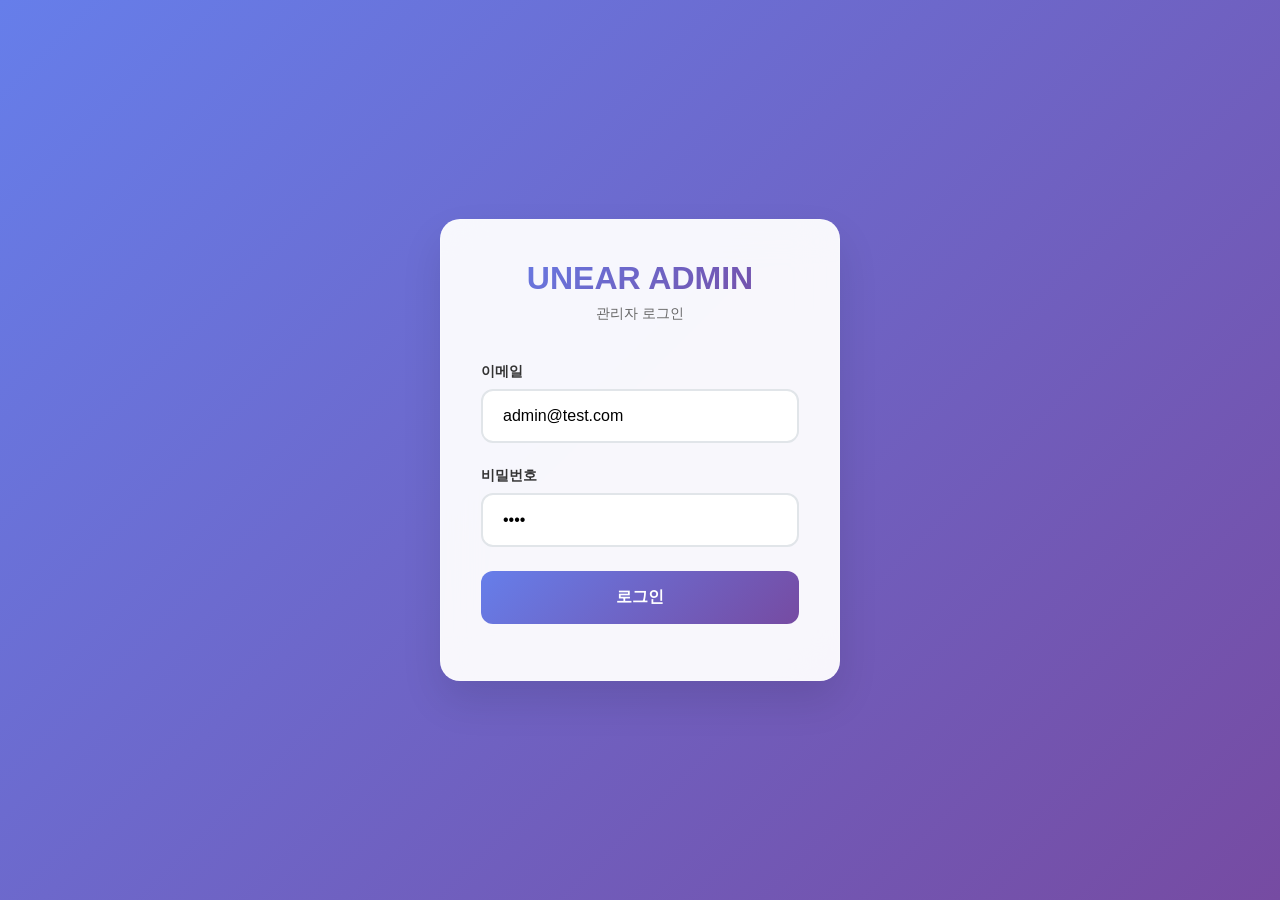
<file: index.html>
<!DOCTYPE html>
<html lang="ko">
<head>
    <meta charset="UTF-8">
    <meta name="viewport" content="width=device-width, initial-scale=1.0">
    <title>UNEAR ADMIN - 로그인</title>
    <style>
        * {
            margin: 0;
            padding: 0;
            box-sizing: border-box;
        }

        body {
            font-family: -apple-system, BlinkMacSystemFont, 'Segoe UI', Roboto, Oxygen, Ubuntu, Cantarell, sans-serif;
            background: linear-gradient(135deg, #667eea 0%, #764ba2 100%);
            min-height: 100vh;
            display: flex;
            align-items: center;
            justify-content: center;
            padding: 20px;
        }

        .login-container {
            background: rgba(255, 255, 255, 0.95);
            backdrop-filter: blur(20px);
            border-radius: 20px;
            padding: 40px;
            width: 100%;
            max-width: 400px;
            box-shadow: 0 20px 40px rgba(0, 0, 0, 0.1);
            border: 1px solid rgba(255, 255, 255, 0.2);
            animation: slideUp 0.6s ease-out;
        }

        @keyframes slideUp {
            from {
                opacity: 0;
                transform: translateY(30px);
            }
            to {
                opacity: 1;
                transform: translateY(0);
            }
        }

        .login-header {
            text-align: center;
            margin-bottom: 40px;
        }

        .login-header h1 {
            font-size: 32px;
            font-weight: 700;
            background: linear-gradient(135deg, #667eea, #764ba2);
            -webkit-background-clip: text;
            -webkit-text-fill-color: transparent;
            background-clip: text;
            margin-bottom: 8px;
        }

        .login-header p {
            color: #666;
            font-size: 14px;
        }

        .form-group {
            margin-bottom: 24px;
            position: relative;
        }

        label {
            display: block;
            margin-bottom: 8px;
            font-weight: 600;
            color: #333;
            font-size: 14px;
        }

        input {
            width: 100%;
            padding: 16px 20px;
            border: 2px solid #e1e5e9;
            border-radius: 12px;
            font-size: 16px;
            transition: all 0.3s ease;
            background: #fff;
        }

        input:focus {
            outline: none;
            border-color: #667eea;
            box-shadow: 0 0 0 3px rgba(102, 126, 234, 0.1);
            transform: translateY(-2px);
        }

        input:hover {
            border-color: #ccc;
        }

        .error-message {
            color: #e74c3c;
            font-size: 12px;
            margin-top: 6px;
            opacity: 0;
            transform: translateY(-10px);
            transition: all 0.3s ease;
            position: absolute;
            left: 0;
            right: 0;
        }

        .error-message.show {
            opacity: 1;
            transform: translateY(0);
        }

        .login-btn {
            width: 100%;
            padding: 16px;
            background: linear-gradient(135deg, #667eea, #764ba2);
            border: none;
            border-radius: 12px;
            color: white;
            font-size: 16px;
            font-weight: 600;
            cursor: pointer;
            transition: all 0.3s ease;
            margin-bottom: 16px;
            position: relative;
            overflow: hidden;
        }

        .login-btn:hover {
            transform: translateY(-2px);
            box-shadow: 0 10px 25px rgba(102, 126, 234, 0.3);
        }

        .login-btn:active {
            transform: translateY(0);
        }

        .login-btn:disabled {
            opacity: 0.7;
            cursor: not-allowed;
            transform: none;
        }

        .login-btn .spinner {
            display: none;
            width: 20px;
            height: 20px;
            border: 2px solid #ffffff3d;
            border-top: 2px solid #fff;
            border-radius: 50%;
            animation: spin 1s linear infinite;
            margin-right: 10px;
        }

        @keyframes spin {
            0% { transform: rotate(0deg); }
            100% { transform: rotate(360deg); }
        }

        .login-btn.loading .spinner {
            display: inline-block;
        }

        .main-link {
            width: 100%;
            padding: 16px;
            background: transparent;
            border: 2px solid #667eea;
            border-radius: 12px;
            color: #667eea;
            font-size: 16px;
            font-weight: 600;
            cursor: pointer;
            transition: all 0.3s ease;
            text-decoration: none;
            display: inline-block;
            text-align: center;
        }

        .main-link:hover {
            background: #667eea;
            color: white;
            transform: translateY(-2px);
        }

        .loading-overlay {
            position: fixed;
            top: 0;
            left: 0;
            width: 100%;
            height: 100%;
            background: rgba(255, 255, 255, 0.9);
            display: none;
            align-items: center;
            justify-content: center;
            z-index: 1000;
        }

        .loading-spinner {
            width: 50px;
            height: 50px;
            border: 4px solid #e1e5e9;
            border-top: 4px solid #667eea;
            border-radius: 50%;
            animation: spin 1s linear infinite;
        }

        @media (max-width: 480px) {
            .login-container {
                padding: 30px 20px;
                margin: 20px;
            }
            
            .login-header h1 {
                font-size: 28px;
            }
        }
    </style>
</head>
<body>
    <div class="loading-overlay" id="loadingOverlay">
        <div class="loading-spinner"></div>
    </div>

    <div class="login-container">
        <div class="login-header">
            <h1>UNEAR ADMIN</h1>
            <p>관리자 로그인</p>
        </div>
        
        <form id="loginForm">
            <div class="form-group">
                <label for="username">이메일</label>
                <input type="email" id="username" name="username" required value="admin@test.com" placeholder="이메일을 입력하세요">
                <div class="error-message" id="usernameError"></div>
            </div>
            
            <div class="form-group">
                <label for="password">비밀번호</label>
                <input type="password" id="password" name="password" required value="1234" placeholder="비밀번호를 입력하세요">
                <div class="error-message" id="passwordError"></div>
            </div>
            
            <button type="submit" class="login-btn" id="loginButton">
                <span class="spinner"></span>
                <span class="btn-text">로그인</span>
            </button>

        </form>
    </div>

    <script>
        // API 설정
       const API_CONFIG = {
            BASE_URL: 'https://dev.unear.site/api/admin',
            ENDPOINTS: {
                LOGIN: '/auth/login',
                LOGOUT: '/auth/logout',
            }
        };

        // 통합된 SessionManager
        const SessionManager = {
            set: (sessionInfo) => {
                // 두 방식 모두 지원
                localStorage.setItem('posSessionInfo', JSON.stringify(sessionInfo));
                sessionStorage.setItem('admin', JSON.stringify(sessionInfo));
            },

            get: () => {
                // localStorage 우선, 없으면 sessionStorage 확인
                const stored = localStorage.getItem('posSessionInfo') || sessionStorage.getItem('admin');
                return stored ? JSON.parse(stored) : null;
            },

            clear: () => {
                localStorage.removeItem('posSessionInfo');
                sessionStorage.removeItem('admin');
            },

            isLoggedIn: () => {
                return SessionManager.get() !== null;
            }
        };

        // 개선된 API 호출 함수
        const apiCall = async (endpoint, options = {}) => {
            const url = `${API_CONFIG.BASE_URL}${endpoint}`;

            const defaultOptions = {
                credentials: 'include',
                headers: {
                    'Content-Type': 'application/json',
                },
            };

            const mergedOptions = { ...defaultOptions, ...options };

            try {
                console.log('🔄 API 요청:', url, mergedOptions);
                const response = await fetch(url, mergedOptions);
                console.log('📡 응답 상태:', response.status, response.statusText);

                let data = null;
                const contentType = response.headers.get('content-type');
                
                if (contentType && contentType.includes('application/json')) {
                    data = await response.json();
                } else {
                    const text = await response.text();
                    if (text) {
                        try {
                            data = JSON.parse(text);
                        } catch (e) {
                            console.warn('응답을 JSON으로 파싱할 수 없음:', text);
                            data = { message: text };
                        }
                    }
                }

                console.log('📝 응답 데이터:', data);

                return {
                    success: response.ok && (data?.code === 'SUCCESS' || data?.success === true),
                    data: data?.data || data,
                    message: data?.message || (response.ok ? '성공' : '요청 실패'),
                    status: response.status,
                    code: data?.code
                };
            } catch (error) {
                console.error('❌ API 호출 오류:', error);
                return {
                    success: false,
                    error: error.message,
                    message: '네트워크 오류가 발생했습니다.',
                    status: 0
                };
            }
        };

        // 에러 메시지 표시 함수
        const showError = (elementId, message) => {
            const errorElement = document.getElementById(elementId);
            errorElement.textContent = message;
            errorElement.classList.add('show');
            
            setTimeout(() => {
                errorElement.classList.remove('show');
            }, 4000);
        };

        // 로딩 상태 관리
        const setLoading = (isLoading) => {
            const loginButton = document.getElementById('loginButton');
            const loadingOverlay = document.getElementById('loadingOverlay');
            
            if (isLoading) {
                loginButton.classList.add('loading');
                loginButton.disabled = true;
                loginButton.querySelector('.btn-text').textContent = '로그인 중...';
                loadingOverlay.style.display = 'flex';
            } else {
                loginButton.classList.remove('loading');
                loginButton.disabled = false;
                loginButton.querySelector('.btn-text').textContent = '로그인';
                loadingOverlay.style.display = 'none';
            }
        };

        // 로그인 폼 이벤트 리스너
        document.getElementById('loginForm').addEventListener('submit', async function(e) {
            e.preventDefault();
            
            const email = document.getElementById('username').value.trim();
            const password = document.getElementById('password').value;
            
            // 입력 검증
            if (!email) {
                showError('usernameError', '이메일을 입력해주세요.');
                return;
            }
            
            if (!password) {
                showError('passwordError', '비밀번호를 입력해주세요.');
                return;
            }

            setLoading(true);

            try {
                const result = await apiCall(API_CONFIG.ENDPOINTS.LOGIN, {
                    method: 'POST',
                    body: JSON.stringify({ email, password })
                });

                console.log('로그인 결과:', result);

                if (result.success) {
                    // 세션 정보 저장
                    SessionManager.set(result.data);
                    
                    // 성공 메시지
                    alert('로그인 성공!');
                    
                    // 메인 페이지로 리다이렉트
                    window.location.href = './html/main.html';
                } else {
                    showError('passwordError', result.message || '로그인에 실패했습니다.');
                }
            } catch (error) {
                console.error('로그인 오류:', error);
                showError('passwordError', '서버 연결에 실패했습니다.');
            } finally {
                setLoading(false);
            }
        });

        // 페이지 로드 시 이미 로그인된 경우 체크
        document.addEventListener('DOMContentLoaded', () => {
            if (SessionManager.isLoggedIn()) {
                console.log('이미 로그인된 사용자');
                // 필요시 자동으로 메인 페이지로 리다이렉트
                // window.location.href = './html/main.html';
            }
        });

        // Enter 키로 폼 제출 지원
        document.addEventListener('keypress', (e) => {
            if (e.key === 'Enter' && e.target.tagName === 'INPUT') {
                document.getElementById('loginForm').dispatchEvent(new Event('submit'));
            }
        });
    </script>
</body>
</html>
</file>
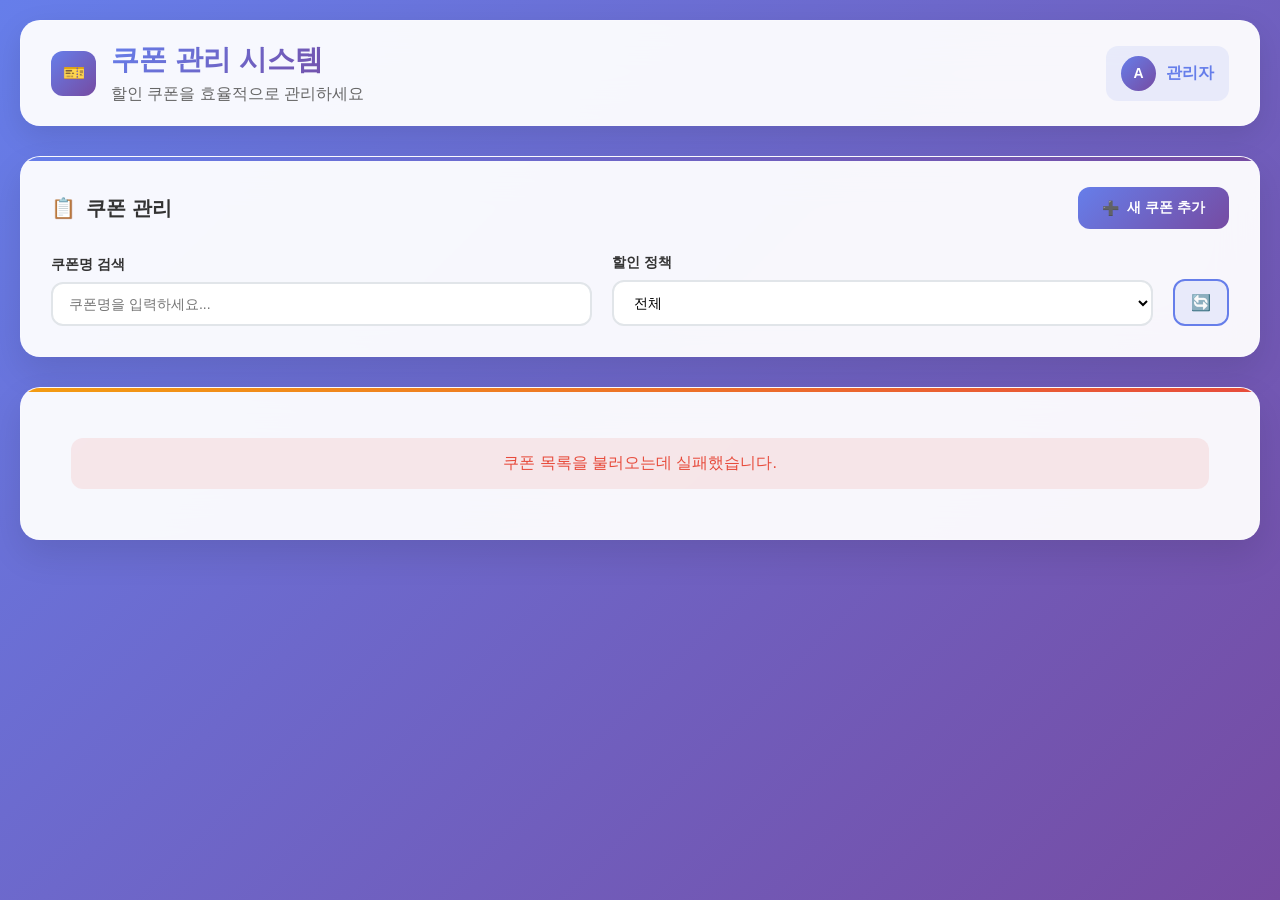
<file: html/coupon.html>
<!DOCTYPE html>
<html lang="ko">
<head>
    <meta charset="UTF-8">
    <meta name="viewport" content="width=device-width, initial-scale=1.0">
    <title>쿠폰 관리 시스템</title>
    <link rel="stylesheet" href="../css/coupon.css">
</head>
<body>
    <div class="main-container">
        <!-- Header -->
        <div class="header">
            <div class="header-left">
                <div class="logo">🎫</div>
                <div class="header-title">
                    <h1>쿠폰 관리 시스템</h1>
                    <div class="header-subtitle">할인 쿠폰을 효율적으로 관리하세요</div>
                </div>
            </div>
            <div class="user-info">
                <div class="user-avatar">A</div>
                <span>관리자</span>
            </div>
        </div>

        <!-- Controls Section -->
        <div class="controls-section">
            <div class="controls-header">
                <h2 class="controls-title">
                    <span>📋</span>
                    쿠폰 관리
                </h2>
                <button class="add-btn" onclick="openModal('create')">
                    <span>➕</span>
                    새 쿠폰 추가
                </button>
            </div>
            
            <div class="search-filters">
                <div class="filter-group">
                    <label>쿠폰명 검색</label>
                    <input type="text" id="searchInput" placeholder="쿠폰명을 입력하세요..." onkeyup="filterCoupons()">
                </div>
                <div class="filter-group">
                    <label>할인 정책</label>
                    <select id="policyFilter" onchange="filterCoupons()">
                        <option value="">전체</option>
                        <option value="COUPON_FIXED">금액 할인</option>
                        <option value="COUPON_PERCENT">퍼센트 할인</option>
                        <option value="COUPON_FCFS">선착순 쿠폰</option>
                    </select>
                </div>
                <button class="refresh-btn" onclick="loadCoupons()">🔄</button>
            </div>
        </div>

        <!-- Coupons Container -->
        <div class="coupons-container">
            <div class="coupons-list" id="couponsList">
                <!-- Loading indicator -->
                <div class="loading" id="loadingIndicator">
                    <div class="spinner"></div>
                    <div>쿠폰 정보를 불러오는 중...</div>
                </div>
            </div>
        </div>
    </div>

    <!-- Modal -->
    <div class="modal" id="couponModal">
        <div class="modal-content">
            <div class="modal-header">
                <h3 class="modal-title" id="modalTitle">새 쿠폰 추가</h3>
                <button class="close-btn" onclick="closeModal()">&times;</button>
            </div>
            
            <form id="couponForm">
                <div class="form-group">
                    <label>쿠폰명</label>
                    <input type="text" id="couponName" required>
                </div>
                
                <div class="form-row">
                    <div class="form-group">
                        <label>할인 정책</label>
                        <select id="discountCode" required>
                            <option value="">선택하세요</option>
                            <option value="COUPON_FIXED">금액 할인</option>
                            <option value="COUPON_PERCENT">퍼센트 할인</option>
                            <option value="COUPON_FCFS">선착순 쿠폰</option>
                        </select>
                    </div>
                    <div class="form-group">
                        <label>잔여 수량</label>
                        <input type="number" id="remainingQuantity" placeholder="-1 = 무제한">
                    </div>
                </div>
                
                <div class="form-row">
                    <div class="form-group">
                        <label>시작일</label>
                        <input type="date" id="couponStart" required>
                    </div>
                    <div class="form-group">
                        <label>종료일</label>
                        <input type="date" id="couponEnd" required>
                    </div>
                </div>
                
                <div class="form-group">
                    <label>할인 정책 ID</label>
                    <input type="number" id="discountPolicyId" required>
                </div>
            </form>
            
            <div class="modal-actions">
                <button class="modal-btn btn-secondary" onclick="closeModal()">취소</button>
                <button class="modal-btn btn-primary" onclick="saveCoupon()">저장</button>
            </div>
        </div>
    </div>
    <script src="../js/coupon.js"></script>
</body>
</html>
</file>
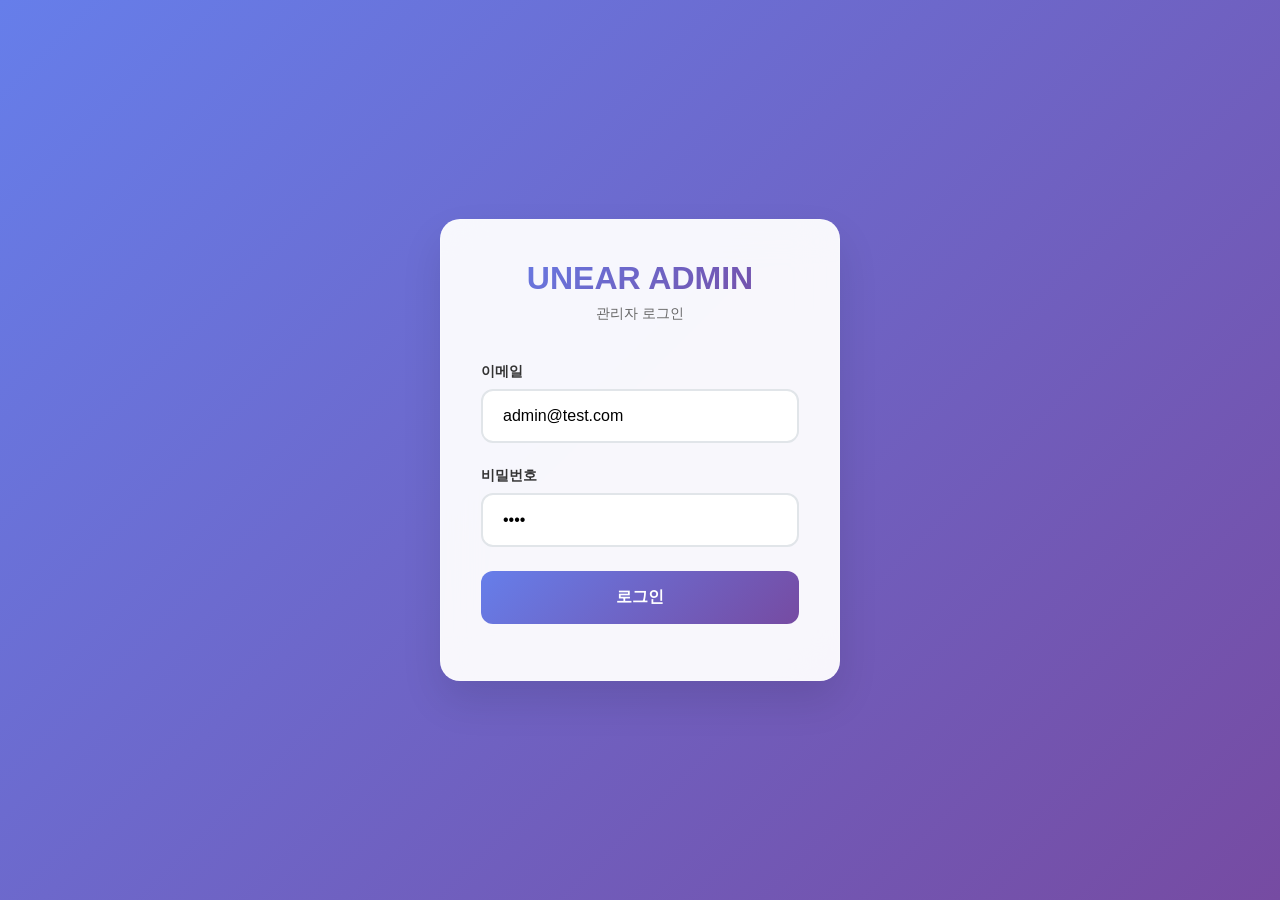
<file: html/event_coupon.html>
<!DOCTYPE html>
<html lang="ko">
<head>
    <meta charset="UTF-8">
    <meta name="viewport" content="width=device-width, initial-scale=1.0">
    <title>선착순 쿠폰 생성</title>
    <link rel="stylesheet" href="../css/event_coupon.css">
</head>
<body>
    <div class="header">
        <div class="header-left">
            <button class="back-btn" onclick="goBack()">←</button>
            <div class="header-title">
                <h1>이벤트 선착순 쿠폰 생성</h1>
                <div class="header-subtitle">팝업스토어 전용 선착순 쿠폰을 만들어보세요</div>
            </div>
        </div>
        <div class="event-info">
            <div class="event-icon">🎉</div>
            <span id="eventName">이벤트 #1234</span>
        </div>
    </div>

    <div class="main-container">
        <div class="form-card">
            <div class="card-title">
                <div class="card-icon">🎫</div>
                쿠폰 정보 입력
            </div>
            <div class="card-subtitle">팝업스토어에서 사용 가능한 선착순 쿠폰 정보를 입력해주세요</div>

            <div id="errorMessage" class="error-message" style="display: none;"></div>
            <div id="successMessage" class="success-message" style="display: none;"></div>

            <form id="couponForm" class="form-grid">
                <div class="form-group">
                    <label class="form-label">
                        쿠폰명 <span class="required">*</span>
                    </label>
                    <input type="text" id="couponName" class="form-input" placeholder="예: 팝업스토어 오픈 기념 할인 쿠폰" required maxlength="50">
                    <div class="input-hint">최대 50자까지 입력 가능합니다</div>
                </div>

                <div class="form-row">
                    <div class="form-group">
                        <label class="form-label">
                            발급 수량 <span class="required">*</span>
                        </label>
                        <div class="quantity-input">
                            <input type="number" id="remainingQuantity" class="form-input" min="1" max="10000" value="100" required>
                            <div class="quantity-buttons">
                                <button type="button" class="quantity-btn" onclick="adjustQuantity(1)">+</button>
                                <button type="button" class="quantity-btn" onclick="adjustQuantity(-1)">-</button>
                            </div>
                        </div>
                        <div class="input-hint">1 ~ 10,000개</div>
                    </div>

                    <div class="form-group">
                        <label class="form-label">
                            할인 정책 <span class="required">*</span>
                        </label>
                        <select id="discountPolicyId" class="form-select" required>
                            <option value="">할인 정책을 선택하세요</option>
                            <option value="1">음료 10% 할인</option>
                            <option value="2">푸드 15% 할인</option>
                            <option value="3">전 상품 20% 할인</option>
                            <option value="4">3,000원 할인</option>
                            <option value="5">5,000원 할인</option>
                            <option value="6">10,000원 할인</option>
                            <option value="7">무료 음료 쿠폰</option>
                            <option value="8">무료 디저트 쿠폰</option>
                        </select>
                    </div>
                </div>

                <div class="form-row">
                    <div class="form-group">
                        <label class="form-label">
                            사용 시작일 <span class="required">*</span>
                        </label>
                        <input type="date" id="couponStart" class="form-input" required>
                    </div>

                    <div class="form-group">
                        <label class="form-label">
                            사용 종료일 <span class="required">*</span>
                        </label>
                        <input type="date" id="couponEnd" class="form-input" required>
                    </div>
                </div>

                <div class="form-row">
                    <div class="form-group">
                        <label class="form-label">팝업스토어 위치</label>
                        <input type="text" id="popupLocation" class="form-input" placeholder="예: 강남역 2번 출구 앞" required>
                        <div class="input-hint">현재 이벤트의 팝업스토어에서만 사용 가능</div>
                    </div>

                    <div class="form-group">
                        <label class="form-label">회원 등급 제한</label>
                        <select id="membershipCode" class="form-select">
                            <option value="">전체</option>
                            <option value="BRONZE">브론즈</option>
                            <option value="SILVER">실버</option>
                            <option value="GOLD">골드</option>
                            <option value="PLATINUM">플래티넘</option>
                        </select>
                    </div>
                </div>

                <div class="action-buttons">
                    <button type="button" class="btn btn-secondary" onclick="resetForm()">
                        🔄 초기화
                    </button>
                    <button type="submit" class="btn btn-primary" id="submitBtn">
                        <span id="submitText">🎫 쿠폰 생성</span>
                        <div id="submitSpinner" class="spinner" style="display: none;"></div>
                    </button>
                </div>
            </form>
        </div>

        <div class="preview-card">
            <div class="card-title">
                <div class="card-icon">👁️</div>
                쿠폰 미리보기
            </div>
            <div class="card-subtitle">생성될 쿠폰의 모습을 미리 확인해보세요</div>

            <div class="preview-stats">
                <div class="stat-item">
                    <div class="stat-number" id="previewQuantity">100</div>
                    <div class="stat-label">발급 예정</div>
                </div>
                <div class="stat-item">
                    <div class="stat-number" id="previewDays">0</div>
                    <div class="stat-label">사용 가능 일수</div>
                </div>
            </div>

            <div class="coupon-preview">
                <div class="coupon-header">
                    <div class="coupon-badge">선착순</div>
                    <div class="coupon-badge">FCFS</div>
                </div>
                <div class="coupon-name" id="previewName">쿠폰명을 입력해주세요</div>
                <div class="coupon-details">
                    <div class="coupon-detail">
                        <span>할인:</span>
                        <span id="previewDiscount">-</span>
                    </div>
                    <div class="coupon-detail">
                        <span>수량:</span>
                        <span id="previewQuantityText">100개</span>
                    </div>
                    <div class="coupon-detail">
                        <span>장소:</span>
                        <span id="previewPlace">팝업스토어 전용</span>
                    </div>
                    <div class="coupon-detail">
                        <span>등급:</span>
                        <span id="previewGrade">전체</span>
                    </div>
                </div>
            </div>

            <div style="text-align: center; color: #666; font-size: 12px;">
                📱 실제 사용자에게는 QR코드가 함께 표시됩니다
            </div>
        </div>
    </div>
<script src="../js/event_coupon.js"></script>
</body>
</html>
</file>
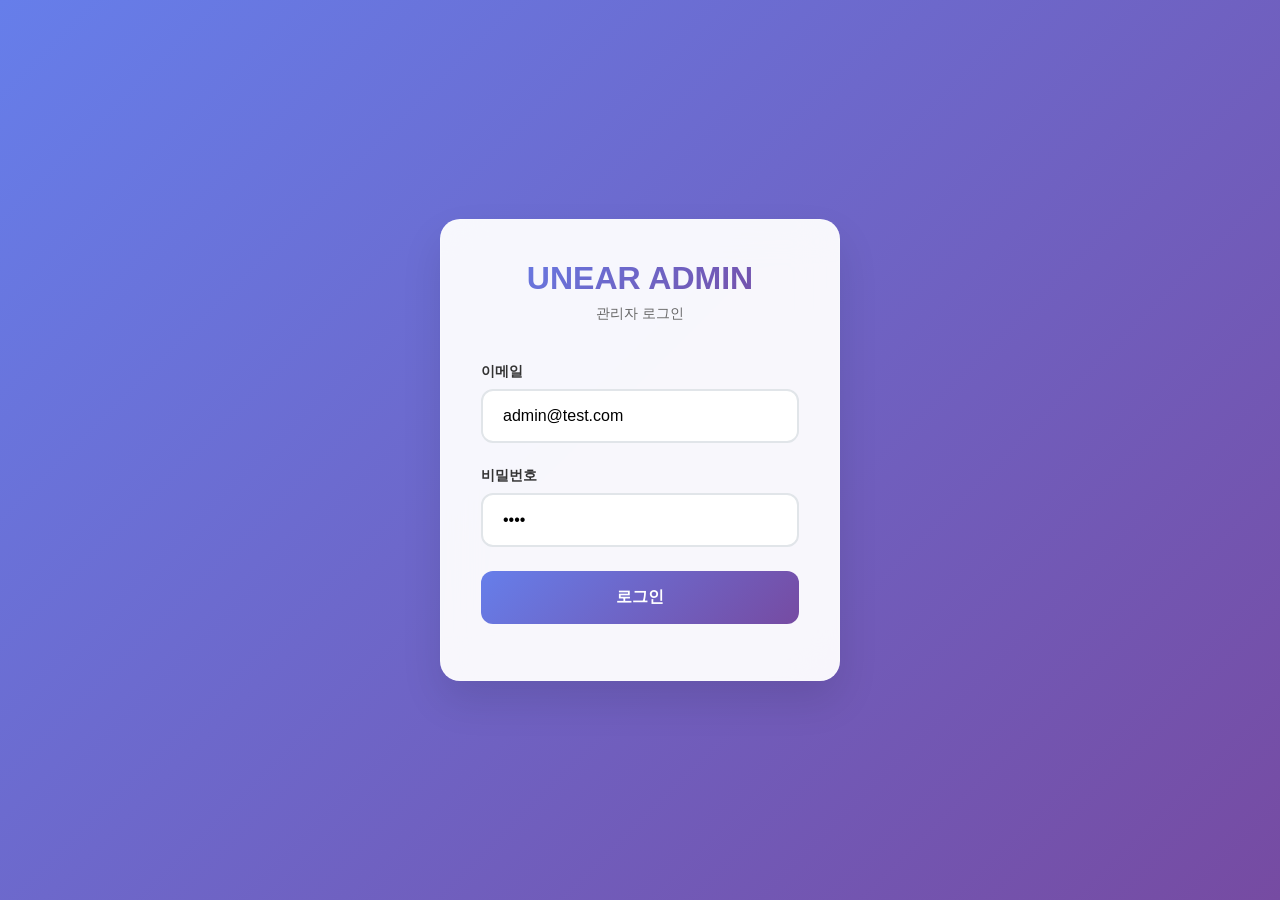
<file: html/event_place.html>
<!DOCTYPE html>
<html lang="ko">
<head>
    <meta charset="UTF-8">
    <meta name="viewport" content="width=device-width, initial-scale=1.0">
    <title>UNEAR ADMIN - 이벤트 제휴처 관리</title>
    <link rel="stylesheet" href="../css/event_place.css">
</head>
<body>
    <div class="header">
        <div class="header-left">
            <button class="back-btn" onclick="goBack()" title="뒤로가기">
                ←
            </button>
            <div class="header-title">
                <h1>이벤트 제휴처 관리</h1>
                <div class="header-subtitle">반경 내 제휴처를 선택하여 이벤트에 등록하세요</div>
            </div>
        </div>
        <div class="event-info" id="eventInfo">
            <div class="event-icon">⏳</div>
            <div>
                <div>이벤트 정보 로딩 중...</div>
                <div style="font-size: 12px; opacity: 0.8;">eventId 확인 중</div>
            </div>
        </div>
    </div>

    <div class="main-container">
        <!-- 제휴처 목록 -->
        <div class="partners-card">
            <div class="card-title">
                <div class="card-icon">🏢</div>
                반경 내 제휴처 목록
            </div>
            <div class="card-subtitle">이벤트 반경 내에 있는 제휴처들을 확인하고 선택하세요</div>

            <div class="search-bar">
                <input type="text" class="search-input" id="searchInput" placeholder="제휴처 이름으로 검색...">
                <select class="filter-select" id="categoryFilter">
                    <option value="">전체 카테고리</option>
                    <option value="FOOD">푸드</option>
                    <option value="LIFE">생활/편의</option>
                    <option value="BEAUTY">뷰티/건강</option>
                    <option value="ACTIVITY">액티비티</option>
                    <option value="EDUCATION">교육</option>
                    <option value="CULTURE">문화/여가</option>
                    <option value="BAKERY">베이커리</option>
                    <option value="SHOPPING">쇼핑</option>
                    <option value="CAFE">카페</option>
                </select>
            </div>

            <div id="messageContainer"></div>

            <div class="partners-list" id="partnersList">
                <div class="loading-state">
                    <div class="loading-spinner"></div>
                    <div>반경 내 제휴처를 검색하고 있습니다...</div>
                </div>
            </div>
        </div>

        <!-- 선택 요약 -->
        <div class="summary-card">
            <div class="card-title">
                <div class="card-icon">✅</div>
                선택 요약
            </div>
            <div class="card-subtitle">선택한 제휴처들을 확인하고 등록하세요</div>

            <div class="stats-grid">
                <div class="stat-item">
                    <div class="stat-number" id="totalCount">0</div>
                    <div class="stat-label">전체 제휴처</div>
                </div>
                <div class="stat-item">
                    <div class="stat-number" id="selectedCount">0</div>
                    <div class="stat-label">선택된 제휴처</div>
                </div>
            </div>

            <div class="selected-list" id="selectedList">
                <div class="empty-state" style="padding: 30px 10px;">
                    <div class="empty-icon">📝</div>
                    <div>선택된 제휴처가 없습니다</div>
                </div>
            </div>

            <div class="action-buttons">
                <button class="btn btn-secondary" onclick="clearAllSelections()">
                    전체 해제
                </button>
                <button class="btn btn-primary" id="registerBtn" onclick="registerPartners()" disabled>
                    <span class="btn-text">제휴처 등록</span>
                </button>
            </div>
        </div>
    </div>
<script src="../js/event_place.js"></script>
</body>
</html>
</file>
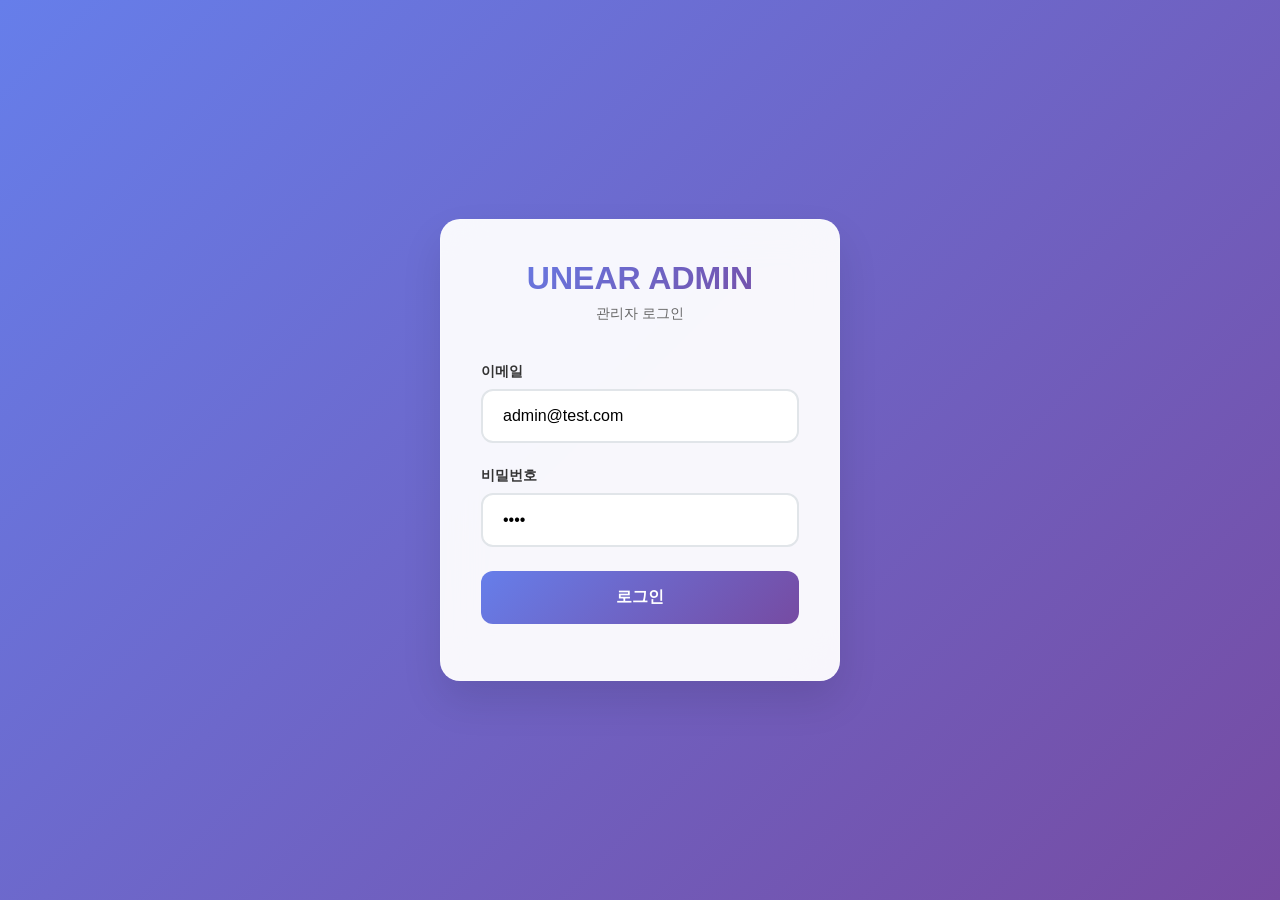
<file: html/events.html>
<!DOCTYPE html>
<html lang="ko">
<head>
    <meta charset="UTF-8">
    <meta name="viewport" content="width=device-width, initial-scale=1.0">
    <title>UNEAR ADMIN - 이벤트 관리</title>
    <link rel="stylesheet" href="../css/events.css">
</head>
<body>
    <div class="header">
        <div class="header-left">
            <button class="back-btn" onclick="goBack()" title="뒤로가기">
                ←
            </button>
            <div class="header-title">
                <h1>이벤트 관리</h1>
                <div class="header-subtitle">새로운 이벤트를 생성하고 관리하세요</div>
            </div>
        </div>
        <div class="user-info" id="userInfo">
            <div class="user-avatar" id="userAvatar">A</div>
            <span id="userName">관리자</span>
        </div>
    </div>

    <div class="main-container">
        <!-- 이벤트 등록 폼 -->
        <div class="form-card">
            <div class="card-title">
                <div class="card-icon">🎉</div>
                이벤트 정보 입력
            </div>
            <div class="card-subtitle">이벤트 기본 정보를 입력해주세요</div>

            <form id="eventForm">
                <div class="form-group">
                    <label for="eventName">이벤트 이름</label>
                    <input type="text" id="eventName" name="eventName" 
                           placeholder="예: 부산 맛집 투어 이벤트" required>
                    <div class="error-message" id="eventNameError"></div>
                </div>

                <div class="form-group">
                    <label for="description">이벤트 설명</label>
                    <textarea id="description" name="description" 
                              placeholder="이벤트에 대한 자세한 설명을 입력해주세요" required></textarea>
                    <div class="error-message" id="descriptionError"></div>
                </div>

                <div class="form-row">
                    <div class="form-group">
                        <label for="latitude">위도</label>
                        <div class="location-input">
                            <input type="number" id="latitude" name="latitude" 
                                   step="any" placeholder="35.1595" required>
                            <button type="button" class="location-btn" onclick="getCurrentLocation()" title="현재 위치">
                                📍
                            </button>
                        </div>
                        <div class="error-message" id="latitudeError"></div>
                    </div>

                    <div class="form-group">
                        <label for="longitude">경도</label>
                        <input type="number" id="longitude" name="longitude" 
                               step="any" placeholder="129.1623" required>
                        <div class="error-message" id="longitudeError"></div>
                    </div>
                </div>

                <div class="form-group">
                    <label for="radiusMeter">반경 (미터)</label>
                    <input type="number" id="radiusMeter" name="radiusMeter" 
                           placeholder="1000" min="100" max="10000" required>
                    <div class="error-message" id="radiusError"></div>
                </div>

                <div class="form-row">
                    <div class="form-group">
                        <label for="startDate">시작일</label>
                        <input type="date" id="startDate" name="startDate" required>
                        <div class="error-message" id="startDateError"></div>
                    </div>

                    <div class="form-group">
                        <label for="endDate">종료일</label>
                        <input type="date" id="endDate" name="endDate" required>
                        <div class="error-message" id="endDateError"></div>
                    </div>
                </div>

                <button type="submit" class="submit-btn" id="submitBtn">
                    <span class="spinner"></span>
                    <span class="btn-text">이벤트 등록하기</span>
                </button>
            </form>
        </div>

        <!-- 미리보기 -->
        <div class="preview-card">
            <div class="card-title">
                <div class="card-icon">👁️</div>
                실시간 미리보기
            </div>
            <div class="card-subtitle">입력하신 정보를 확인해보세요</div>

            <div class="preview-content" id="previewContent">
                <div class="empty-preview">
                    정보를 입력하면 여기에 미리보기가 표시됩니다
                </div>
            </div>

            <div class="map-container" id="mapContainer">
                위치 정보를 입력하면 지도가 표시됩니다
            </div>
        </div>
    </div>
    <script src="../js/events.js"></script>

</body>
</html>
</file>
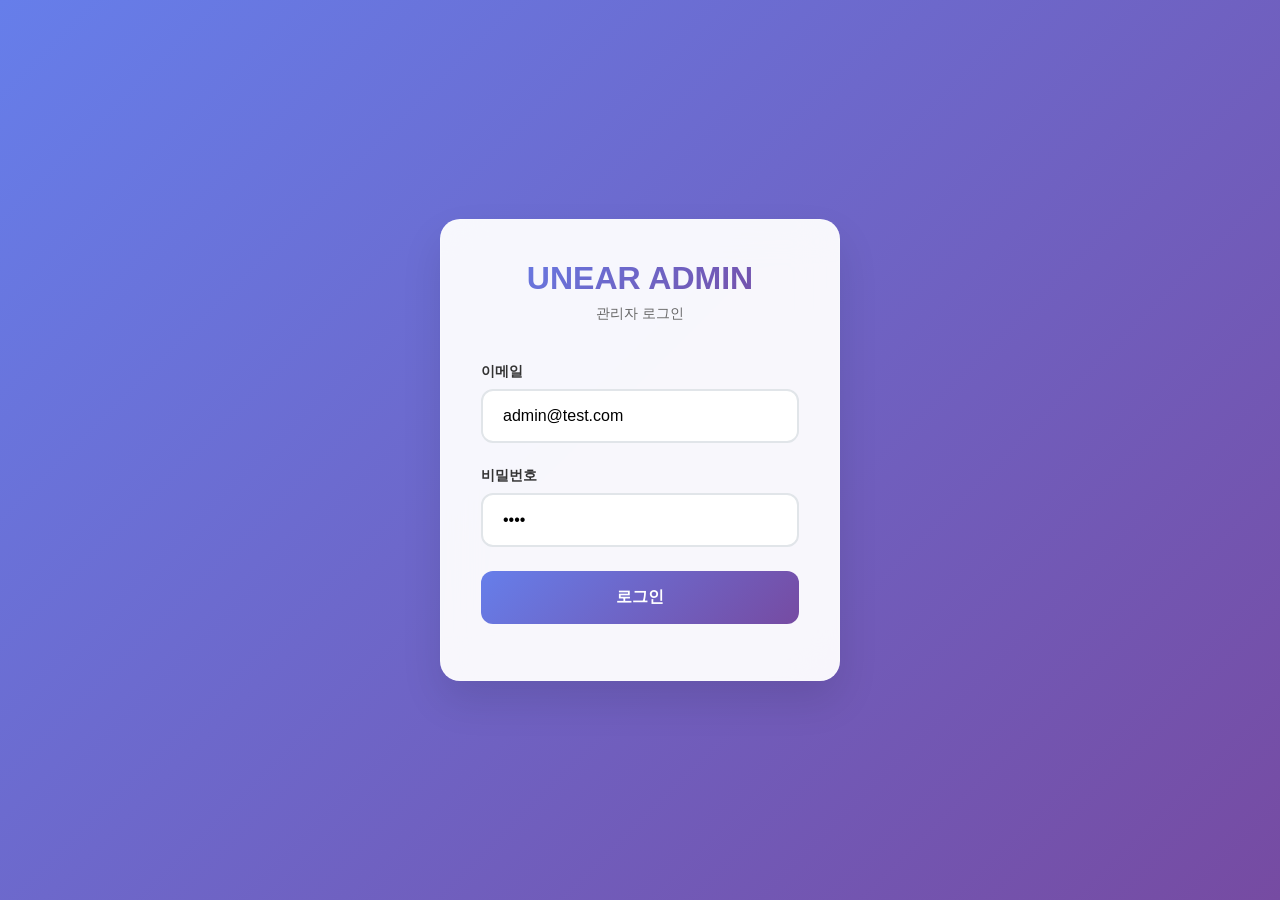
<file: html/events_popup.html>
<!DOCTYPE html>
<html lang="ko">
<head>
    <meta charset="UTF-8">
    <meta name="viewport" content="width=device-width, initial-scale=1.0">
    <title>UNEAR ADMIN - 팝업 스토어 생성</title>
    <link rel="stylesheet" href="../css/events_popup.css">
</head>
<body>
    <div class="header">
        <div class="header-left">
            <button class="back-btn" onclick="goBack()" title="뒤로가기">
                ←
            </button>
            <div class="header-title">
                <h1>팝업 스토어 생성</h1>
                <div class="header-subtitle">이벤트 지역 내 팝업 스토어를 등록하세요</div>
            </div>
        </div>
    </div>

    <div class="main-container">
        <!-- 팝업 스토어 등록 폼 -->
        <div class="form-card">
            <div class="card-title">
                <div class="card-icon">🏪</div>
                팝업 스토어 정보 입력
            </div>
            <div class="card-subtitle">팝업 스토어의 기본 정보를 입력해주세요</div>

            <form id="popupStoreForm">
                <div class="form-group">
                    <label for="storeName">스토어 이름</label>
                    <input type="text" id="storeName" name="storeName" 
                           placeholder="예: 유플러스와 함께하는 팝업스토어" required>
                    <div class="error-message" id="storeNameError"></div>
                </div>

                <div class="form-group">
                    <label for="description">스토어 설명</label>
                    <textarea id="description" name="description" 
                              placeholder="팝업 스토어에 대한 자세한 설명을 입력해주세요" required></textarea>
                    <div class="error-message" id="descriptionError"></div>
                </div>

                <div class="form-group">
                    <label for="category">카테고리</label>
                    <select id="category" name="category" required>
                        <option value="">카테고리 선택</option>
                        <option value="푸드">푸드</option>
                        <option value="생활/편의">생활/편의</option>
                        <option value="뷰티/건강">뷰티/건강</option>
                        <option value="액티비티">액티비티</option>
                        <option value="교육">교육</option>
                        <option value="문화/여가">문화/여가</option>
                        <option value="베이커리">베이커리</option>
                        <option value="쇼핑">쇼핑</option>
                        <option value="카페">카페</option>
                    </select>
                    <div class="error-message" id="categoryError"></div>
                </div>

                <div class="form-row">
                    <div class="form-group">
                        <label for="startDate">시작일</label>
                        <input type="date" id="startDate" name="startDate" required>
                        <div class="error-message" id="startDateError"></div>
                    </div>

                    <div class="form-group">
                        <label for="endDate">종료일</label>
                        <input type="date" id="endDate" name="endDate" required>
                        <div class="error-message" id="endDateError"></div>
                    </div>
                </div>

                <div class="form-row">
                    <div class="form-group">
                        <label for="openTime">오픈 시간</label>
                        <input type="time" id="openTime" name="openTime" required>
                        <div class="error-message" id="openTimeError"></div>
                    </div>

                    <div class="form-group">
                        <label for="closeTime">마감 시간</label>
                        <input type="time" id="closeTime" name="closeTime" required>
                        <div class="error-message" id="closeTimeError"></div>
                    </div>
                </div>

                <div class="form-group">
                    <label for="specificAddress">상세 주소</label>
                    <input type="text" id="specificAddress" name="specificAddress" 
                           placeholder="예: 서울특별시 용산구 한강대로 32" required>
                    <div class="error-message" id="specificAddressError"></div>
                </div>

                <div class="form-row">
                    <div class="form-group">
                        <label for="latitude">위도</label>
                        <input type="number" id="latitude" name="latitude" 
                               step="any" placeholder="35.1595" required>
                        <div class="error-message" id="latitudeError"></div>
                    </div>

                    <div class="form-group">
                        <label for="longitude">경도</label>
                        <input type="number" id="longitude" name="longitude" 
                               step="any" placeholder="129.1623" required>
                        <div class="error-message" id="longitudeError"></div>
                    </div>
                </div>

                <div class="form-group">
                    <label for="contactInfo">연락처 정보</label>
                    <input type="text" id="contactInfo" name="contactInfo" 
                           placeholder="전화번호, 이메일 또는 기타 연락처" required>
                    <div class="error-message" id="contactInfoError"></div>
                </div>

                <button type="submit" class="submit-btn" id="submitBtn">
                    <span class="spinner"></span>
                    <span class="btn-text">팝업 스토어 등록하기</span>
                </button>
            </form>
        </div>

        <!-- 미리보기 -->
        <div class="preview-card">
            <div class="card-title">
                <div class="card-icon">👁️</div>
                실시간 미리보기
            </div>
            <div class="card-subtitle">입력하신 정보를 확인해보세요</div>

            <div class="preview-content" id="previewContent">
                <div class="empty-preview">
                    정보를 입력하면 여기에 미리보기가 표시됩니다
                </div>
            </div>

            <div class="location-preview" id="locationPreview">
                위치 정보가 생성되면 여기에 표시됩니다
            </div>
        </div>
    </div>
    <script src="../js/events_popup.js"></script>
</body>
</html>
</file>
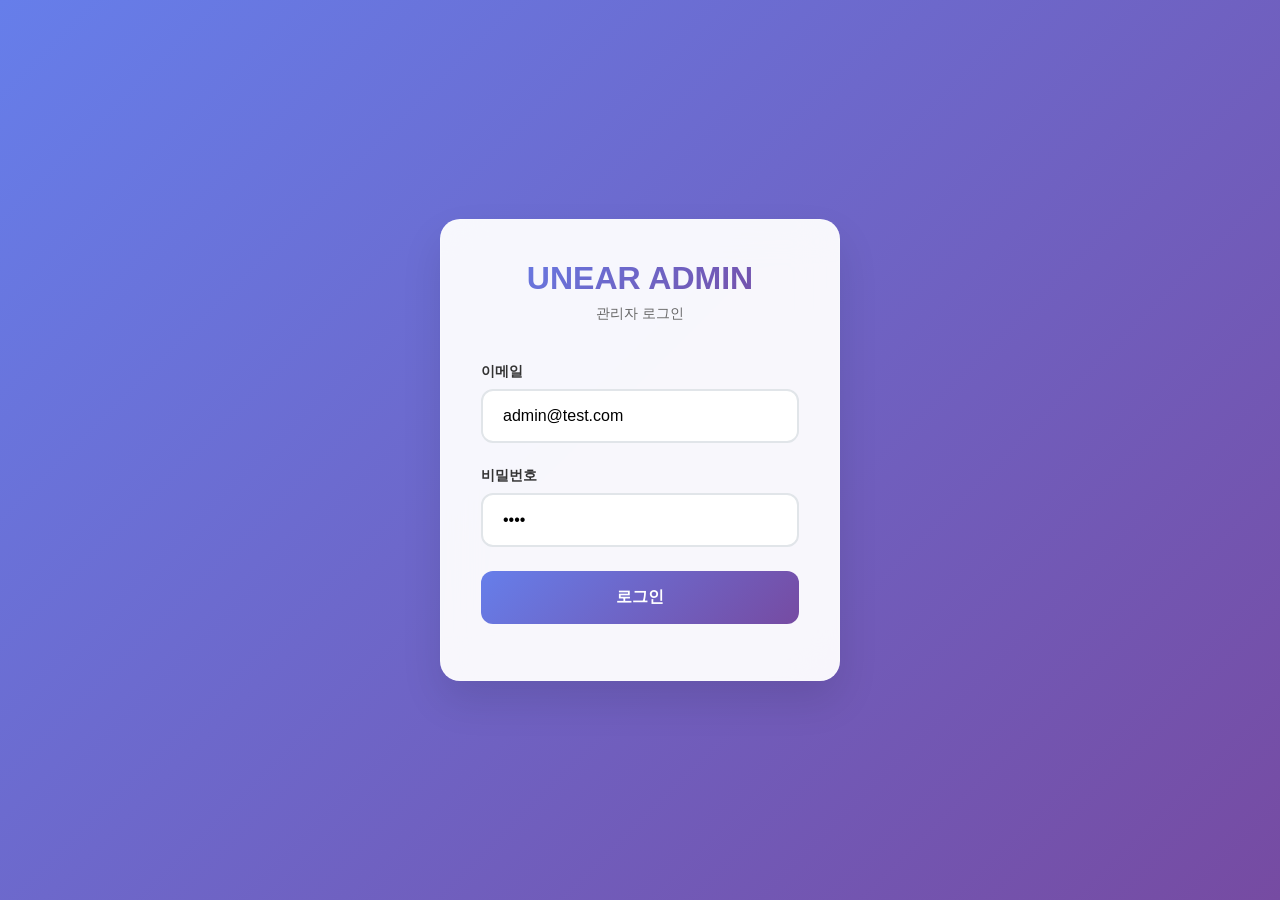
<file: html/main.html>
<!DOCTYPE html>
<html lang="ko">
<head>
    <meta charset="UTF-8" />
    <meta name="viewport" content="width=device-width, initial-scale=1.0" />
    <title>UNEAR ADMIN - 메인</title>
    <link rel="stylesheet" href="../css/main.css" />
</head>
<body>
    <div class="header">
        <div class="header-left">
            <h1>UNEAR ADMIN</h1>
            <div class="welcome-message" id="welcomeMessage">관리자 대시보드에 오신 것을 환영합니다</div>
        </div>
        <div class="header-right">
            <div class="user-info" id="userInfo">
                <div class="user-avatar" id="userAvatar">A</div>
                <span id="userName">관리자</span>
            </div>
            <button class="logout-btn" onclick="handleLogout()">로그아웃</button>
        </div>
    </div>

    <div class="main-grid">
        <div class="card dashboard-card" onclick="navigateTo('dashboard')">
            <div class="card-icon">📊</div>
            <div class="card-title">대시보드</div>
            <div class="card-description">전체 시스템 현황을 한눈에 확인하고 주요 지표들을 모니터링하세요</div>
            <div class="card-stats">
                <div class="stat-item"><span class="stat-number" id="totalEvents">-</span><div class="stat-label">총 이벤트</div></div>
                <div class="stat-item"><span class="stat-number" id="totalCoupons">-</span><div class="stat-label">쿠폰 수</div></div>
                <div class="stat-item"><span class="stat-number" id="totalPartners">-</span><div class="stat-label">제휴처</div></div>
            </div>
            <div class="card-action">대시보드 보기 →</div>
        </div>

        <div class="card event-card" onclick="navigateTo('partners')">
            <div class="card-icon">🏪</div>
            <div class="card-title">제휴처 관리</div>
            <div class="card-description">제휴 매장을 등록하고 파트너십을 관리하세요</div>
            <div class="card-action">제휴처 관리 →</div>
        </div>

        <div class="card coupon-card" onclick="navigateTo('coupons')">
            <div class="card-icon">🎫</div>
            <div class="card-title">쿠폰 관리</div>
            <div class="card-description">쿠폰 템플릿을 생성하고 쿠폰을 관리하세요</div>
            <div class="card-action">쿠폰 관리 →</div>
        </div>

        <div class="card partner-card" onclick="navigateTo('events')">
            <div class="card-icon">🎉</div>
            <div class="card-title">이벤트 등록</div>
            <div class="card-description">새로운 이벤트를 생성하고 기존 이벤트를 관리하세요</div>
            <div class="card-action">이벤트 관리 →</div>
        </div>
    </div>

    <div class="quick-actions">
        <button class="quick-action-btn add-event-btn" onclick="navigateTo('events')" title="새 이벤트 추가">➕</button>
        <button class="quick-action-btn settings-btn" onclick="navigateTo('settings')" title="설정">⚙️</button>
    </div>

    <script src="../js/main.js"></script>
</body>
</html>
</file>
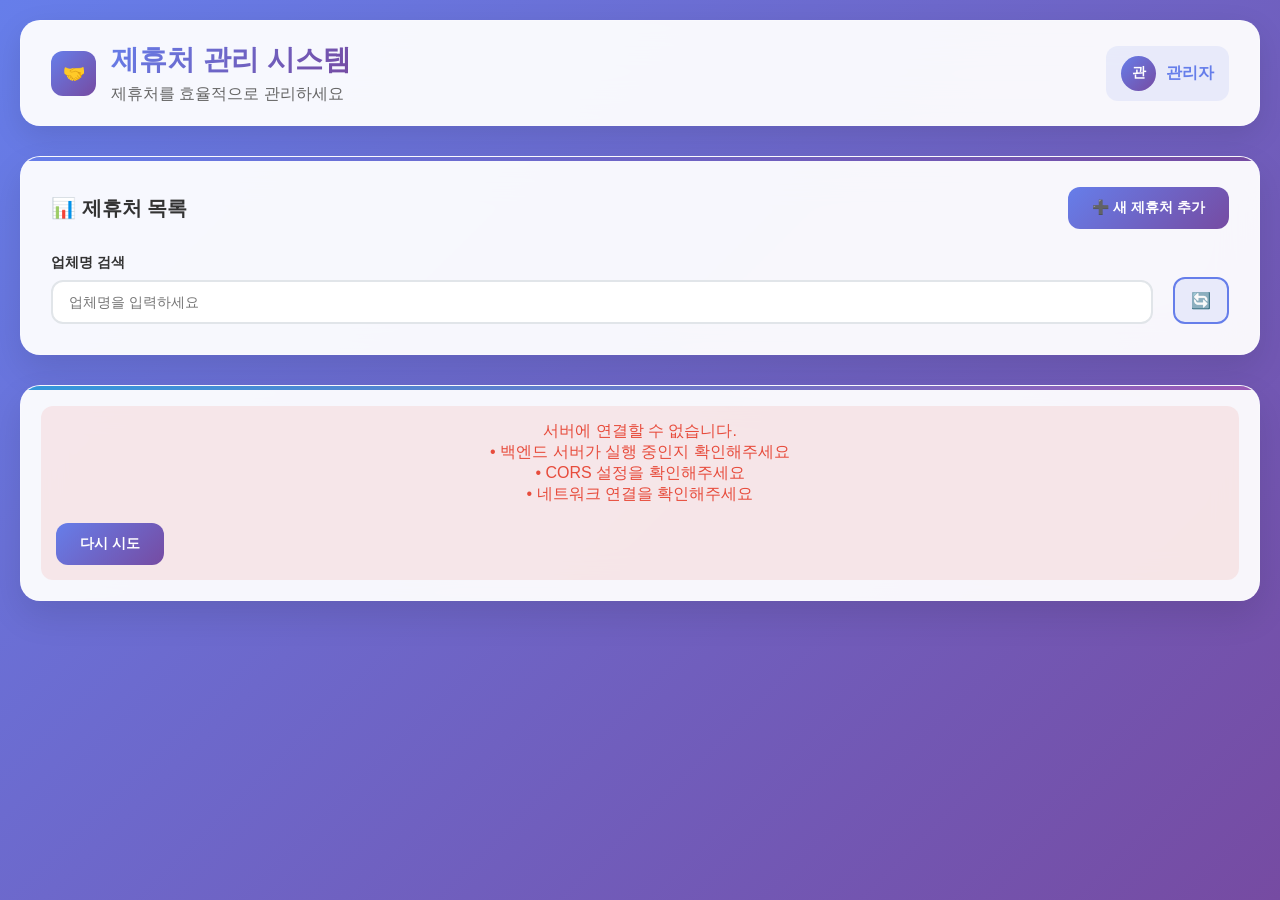
<file: html/place.html>
<!DOCTYPE html>
<html lang="ko">
<head>
    <meta charset="UTF-8">
    <meta name="viewport" content="width=device-width, initial-scale=1.0">
    <title>제휴처 관리 시스템</title>
    <link rel="stylesheet" href="../css/place.css">
</head>
<body>
    <div class="header">
        <div class="header-left">
            <div class="logo">🤝</div>
            <div class="header-title">
                <h1>제휴처 관리 시스템</h1>
                <div class="header-subtitle">제휴처를 효율적으로 관리하세요</div>
            </div>
        </div>
        <div class="user-info">
            <div class="user-avatar">관</div>
            <span>관리자</span>
        </div>
    </div>

    <div class="main-container">
        <div class="controls-section">
            <div class="controls-header">
                <div class="controls-title">
                    📊 제휴처 목록
                </div>
                <button class="add-btn" onclick="openModal('add')">
                    ➕ 새 제휴처 추가
                </button>
            </div>
            
            <div class="search-filters">
                <div class="filter-group">
                    <label>업체명 검색</label>
                    <input type="text" id="searchName" placeholder="업체명을 입력하세요" oninput="filterPlaces()">
                </div>
                <button class="refresh-btn" onclick="loadPlaces()">🔄</button>
            </div>
        </div>

        <div id="placesContainer" class="partnerships-container">
            <div class="loading">
                <div class="spinner"></div>
                <div>제휴처 목록을 불러오는 중...</div>
            </div>
        </div>
    </div>

    <div id="placeModal" class="modal">
        <div class="modal-content">
            <div class="modal-header">
                <h2 id="modalTitle" class="modal-title">새 제휴처 추가</h2>
                <button class="close-btn" onclick="closeModal()">&times;</button>
            </div>
            
            <form id="placeForm">
                <div class="form-row">
                    <div class="form-group">
                        <label>업체명 *</label>
                        <input type="text" id="placeName" required>
                    </div>
                    <div class="form-group">
                        <label>전화번호 *</label>
                        <input type="tel" id="tel" required>
                    </div>
                </div>
                
                <div class="form-group">
                    <label>주소 *</label>
                    <input type="text" id="address" required>
                </div>
                
                <div class="form-row">
                    <div class="form-group">
                        <label>위도</label>
                        <input type="number" id="latitude" step="0.0000001" placeholder="예: 37.5665">
                    </div>
                    <div class="form-group">
                        <label>경도</label>
                        <input type="number" id="longitude" step="0.0000001" placeholder="예: 126.9780">
                    </div>
                </div>
            </form>
            
            <div class="modal-actions">
                <button class="modal-btn btn-secondary" onclick="closeModal()">취소</button>
                <button class="modal-btn btn-primary" onclick="savePlace()">저장</button>
            </div>
        </div>
    </div>
    <script src="../js/place.js"></script>
</body>
</html>
</file>
<file: css/coupon.css>
* {
            margin: 0;
            padding: 0;
            box-sizing: border-box;
        }

        body {
            font-family: -apple-system, BlinkMacSystemFont, 'Segoe UI', Roboto, Oxygen, Ubuntu, Cantarell, sans-serif;
            background: linear-gradient(135deg, #667eea 0%, #764ba2 100%);
            min-height: 100vh;
            padding: 20px;
        }

        .header {
            background: rgba(255, 255, 255, 0.95);
            backdrop-filter: blur(20px);
            border-radius: 20px;
            padding: 20px 30px;
            margin-bottom: 30px;
            box-shadow: 0 10px 30px rgba(0, 0, 0, 0.1);
            border: 1px solid rgba(255, 255, 255, 0.2);
            display: flex;
            justify-content: space-between;
            align-items: center;
            animation: slideDown 0.6s ease-out;
        }

        @keyframes slideDown {
            from {
                opacity: 0;
                transform: translateY(-30px);
            }
            to {
                opacity: 1;
                transform: translateY(0);
            }
        }

        .header-left {
            display: flex;
            align-items: center;
            gap: 15px;
        }

        .logo {
            width: 45px;
            height: 45px;
            border-radius: 12px;
            background: linear-gradient(135deg, #667eea, #764ba2);
            color: white;
            display: flex;
            align-items: center;
            justify-content: center;
            font-size: 18px;
            font-weight: 700;
        }

        .header-title h1 {
            font-size: 28px;
            font-weight: 700;
            background: linear-gradient(135deg, #667eea, #764ba2);
            -webkit-background-clip: text;
            -webkit-text-fill-color: transparent;
            background-clip: text;
            margin-bottom: 5px;
        }

        .header-subtitle {
            color: #666;
            font-size: 16px;
        }

        .user-info {
            display: flex;
            align-items: center;
            gap: 10px;
            padding: 10px 15px;
            background: rgba(102, 126, 234, 0.1);
            border-radius: 12px;
            color: #667eea;
            font-weight: 600;
        }

        .user-avatar {
            width: 35px;
            height: 35px;
            background: linear-gradient(135deg, #667eea, #764ba2);
            border-radius: 50%;
            display: flex;
            align-items: center;
            justify-content: center;
            color: white;
            font-weight: 700;
            font-size: 14px;
        }

        .main-container {
            max-width: 1400px;
            margin: 0 auto;
            animation: fadeInUp 0.6s ease-out;
        }

        @keyframes fadeInUp {
            from {
                opacity: 0;
                transform: translateY(30px);
            }
            to {
                opacity: 1;
                transform: translateY(0);
            }
        }

        .controls-section {
            background: rgba(255, 255, 255, 0.95);
            backdrop-filter: blur(20px);
            border-radius: 20px;
            padding: 30px;
            margin-bottom: 30px;
            box-shadow: 0 15px 35px rgba(0, 0, 0, 0.1);
            border: 1px solid rgba(255, 255, 255, 0.2);
            position: relative;
            overflow: hidden;
        }

        .controls-section::before {
            content: '';
            position: absolute;
            top: 0;
            left: 0;
            right: 0;
            height: 4px;
            background: linear-gradient(135deg, #667eea, #764ba2);
        }

        .controls-header {
            display: flex;
            justify-content: space-between;
            align-items: center;
            margin-bottom: 25px;
        }

        .controls-title {
            font-size: 20px;
            font-weight: 700;
            color: #333;
            display: flex;
            align-items: center;
            gap: 10px;
        }

        .add-btn {
            padding: 12px 24px;
            background: linear-gradient(135deg, #667eea, #764ba2);
            border: none;
            border-radius: 12px;
            color: white;
            font-size: 14px;
            font-weight: 600;
            cursor: pointer;
            transition: all 0.3s ease;
            display: flex;
            align-items: center;
            gap: 8px;
        }

        .add-btn:hover {
            transform: translateY(-2px);
            box-shadow: 0 10px 25px rgba(102, 126, 234, 0.3);
        }

        .search-filters {
            display: grid;
            grid-template-columns: 1fr 1fr auto;
            gap: 20px;
            align-items: end;
        }

        .filter-group {
            display: flex;
            flex-direction: column;
        }

        .filter-group label {
            font-weight: 600;
            color: #333;
            margin-bottom: 8px;
            font-size: 14px;
        }

        .filter-group input, .filter-group select {
            padding: 12px 16px;
            border: 2px solid #e1e5e9;
            border-radius: 12px;
            font-size: 14px;
            transition: all 0.3s ease;
            background: #fff;
        }

        .filter-group input:focus, .filter-group select:focus {
            outline: none;
            border-color: #667eea;
            box-shadow: 0 0 0 3px rgba(102, 126, 234, 0.1);
        }

        .refresh-btn {
            padding: 12px 16px;
            background: rgba(102, 126, 234, 0.1);
            border: 2px solid #667eea;
            border-radius: 12px;
            color: #667eea;
            cursor: pointer;
            transition: all 0.3s ease;
            font-size: 16px;
        }

        .refresh-btn:hover {
            background: #667eea;
            color: white;
        }

        .coupons-container {
            background: rgba(255, 255, 255, 0.95);
            backdrop-filter: blur(20px);
            border-radius: 20px;
            padding: 0;
            box-shadow: 0 15px 35px rgba(0, 0, 0, 0.1);
            border: 1px solid rgba(255, 255, 255, 0.2);
            position: relative;
            overflow: hidden;
        }

        .coupons-container::before {
            content: '';
            position: absolute;
            top: 0;
            left: 0;
            right: 0;
            height: 4px;
            background: linear-gradient(135deg, #f39c12, #e74c3c);
        }

        .coupons-list {
            padding: 30px;
        }

        .coupon-item {
            background: white;
            border-radius: 16px;
            padding: 25px;
            margin-bottom: 20px;
            box-shadow: 0 4px 15px rgba(0, 0, 0, 0.05);
            border: 2px solid #f8f9fa;
            transition: all 0.3s ease;
            position: relative;
            overflow: hidden;
        }

        .coupon-item:last-child {
            margin-bottom: 0;
        }

        .coupon-item:hover {
            transform: translateY(-2px);
            box-shadow: 0 8px 25px rgba(0, 0, 0, 0.1);
            border-color: #667eea;
        }

        .coupon-item::before {
            content: '';
            position: absolute;
            top: 0;
            left: 0;
            right: 0;
            height: 3px;
            background: linear-gradient(135deg, #f39c12, #e74c3c);
        }

        .item-header {
            display: flex;
            justify-content: space-between;
            align-items: flex-start;
            margin-bottom: 20px;
        }

        .item-main-info {
            flex: 1;
        }

        .item-title {
            font-size: 20px;
            font-weight: 700;
            color: #333;
            margin-bottom: 8px;
        }

        .item-description {
            font-size: 14px;
            color: #666;
            margin-bottom: 15px;
            line-height: 1.4;
        }

        .item-badges {
            display: flex;
            gap: 8px;
            flex-wrap: wrap;
        }

        .status-badge {
            padding: 6px 12px;
            border-radius: 20px;
            font-size: 11px;
            font-weight: 600;
            text-transform: uppercase;
            display: inline-block;
        }

        .status-active {
            background: rgba(46, 204, 113, 0.1);
            color: #27ae60;
        }

        .status-expired {
            background: rgba(231, 76, 60, 0.1);
            color: #e74c3c;
        }

        .status-upcoming {
            background: rgba(241, 196, 15, 0.1);
            color: #f39c12;
        }

        .policy-badge {
            padding: 6px 12px;
            border-radius: 20px;
            font-size: 11px;
            font-weight: 600;
            background: rgba(52, 152, 219, 0.1);
            color: #3498db;
        }

        .item-actions {
            display: flex;
            gap: 8px;
            margin-left: 20px;
        }

        .item-content {
            display: grid;
            grid-template-columns: 2fr 1fr;
            gap: 30px;
            align-items: start;
        }

        .item-details {
            display: flex;
            flex-direction: column;
            gap: 12px;
        }

        .detail-row {
            display: flex;
            align-items: center;
            gap: 12px;
        }

        .detail-icon {
            width: 20px;
            height: 20px;
            border-radius: 6px;
            background: rgba(102, 126, 234, 0.1);
            color: #667eea;
            display: flex;
            align-items: center;
            justify-content: center;
            font-size: 12px;
            flex-shrink: 0;
        }

        .detail-content {
            flex: 1;
        }

        .detail-label {
            font-size: 12px;
            color: #666;
            font-weight: 600;
            margin-bottom: 2px;
            text-transform: uppercase;
            letter-spacing: 0.5px;
        }

        .detail-value {
            font-size: 14px;
            color: #333;
            font-weight: 500;
        }

        .item-meta {
            display: flex;
            flex-direction: column;
            gap: 15px;
        }

        .meta-section {
            background: #f8f9fa;
            border-radius: 12px;
            padding: 15px;
        }

        .meta-title {
            font-size: 12px;
            color: #666;
            font-weight: 700;
            margin-bottom: 8px;
            text-transform: uppercase;
            letter-spacing: 0.5px;
        }

        .meta-value {
            font-size: 14px;
            color: #333;
            font-weight: 600;
        }

        .quantity-unlimited {
            color: #27ae60;
        }

        .quantity-limited {
            color: #e74c3c;
        }

        .action-btn {
            padding: 8px 16px;
            border: none;
            border-radius: 8px;
            font-size: 12px;
            font-weight: 600;
            cursor: pointer;
            transition: all 0.3s ease;
            min-width: 60px;
        }

        .btn-edit {
            background: rgba(52, 152, 219, 0.1);
            color: #3498db;
        }

        .btn-edit:hover {
            background: #3498db;
            color: white;
            transform: translateY(-1px);
        }

        .btn-delete {
            background: rgba(231, 76, 60, 0.1);
            color: #e74c3c;
        }

        .btn-delete:hover {
            background: #e74c3c;
            color: white;
            transform: translateY(-1px);
        }

        .btn-view {
            background: rgba(142, 68, 173, 0.1);
            color: #8e44ad;
        }

        .btn-view:hover {
            background: #8e44ad;
            color: white;
            transform: translateY(-1px);
        }

        .modal {
            display: none;
            position: fixed;
            top: 0;
            left: 0;
            width: 100%;
            height: 100%;
            background: rgba(0, 0, 0, 0.5);
            backdrop-filter: blur(10px);
            z-index: 1000;
            animation: fadeIn 0.3s ease;
        }

        @keyframes fadeIn {
            from { opacity: 0; }
            to { opacity: 1; }
        }

        .modal-content {
            position: absolute;
            top: 50%;
            left: 50%;
            transform: translate(-50%, -50%);
            background: white;
            border-radius: 20px;
            padding: 40px;
            width: 90%;
            max-width: 600px;
            max-height: 90vh;
            overflow-y: auto;
            animation: slideIn 0.3s ease;
        }

        @keyframes slideIn {
            from {
                opacity: 0;
                transform: translate(-50%, -60%);
            }
            to {
                opacity: 1;
                transform: translate(-50%, -50%);
            }
        }

        .modal-header {
            display: flex;
            justify-content: space-between;
            align-items: center;
            margin-bottom: 30px;
            padding-bottom: 20px;
            border-bottom: 2px solid #f1f1f1;
        }

        .modal-title {
            font-size: 24px;
            font-weight: 700;
            color: #333;
        }

        .close-btn {
            width: 35px;
            height: 35px;
            border: none;
            background: rgba(231, 76, 60, 0.1);
            color: #e74c3c;
            border-radius: 50%;
            cursor: pointer;
            font-size: 16px;
            transition: all 0.3s ease;
        }

        .close-btn:hover {
            background: #e74c3c;
            color: white;
        }

        .form-group {
            margin-bottom: 20px;
        }

        .form-row {
            display: grid;
            grid-template-columns: 1fr 1fr;
            gap: 20px;
        }

        .form-group label {
            display: block;
            margin-bottom: 8px;
            font-weight: 600;
            color: #333;
            font-size: 14px;
        }

        .form-group input, .form-group textarea, .form-group select {
            width: 100%;
            padding: 12px 16px;
            border: 2px solid #e1e5e9;
            border-radius: 12px;
            font-size: 14px;
            transition: all 0.3s ease;
            background: #fff;
            font-family: inherit;
        }

        .form-group input:focus, .form-group textarea:focus, .form-group select:focus {
            outline: none;
            border-color: #667eea;
            box-shadow: 0 0 0 3px rgba(102, 126, 234, 0.1);
        }

        .form-group textarea {
            resize: vertical;
            min-height: 100px;
        }

        .modal-actions {
            display: flex;
            gap: 15px;
            justify-content: flex-end;
            margin-top: 30px;
            padding-top: 20px;
            border-top: 2px solid #f1f1f1;
        }

        .modal-btn {
            padding: 12px 24px;
            border: none;
            border-radius: 12px;
            font-size: 14px;
            font-weight: 600;
            cursor: pointer;
            transition: all 0.3s ease;
        }

        .btn-primary {
            background: linear-gradient(135deg, #667eea, #764ba2);
            color: white;
        }

        .btn-primary:hover {
            transform: translateY(-2px);
            box-shadow: 0 10px 25px rgba(102, 126, 234, 0.3);
        }

        .btn-secondary {
            background: #f8f9fa;
            color: #666;
            border: 2px solid #e1e5e9;
        }

        .btn-secondary:hover {
            background: #e9ecef;
        }

        .empty-state {
            text-align: center;
            padding: 60px 20px;
            background: rgba(255, 255, 255, 0.95);
            backdrop-filter: blur(20px);
            border-radius: 20px;
            box-shadow: 0 15px 35px rgba(0, 0, 0, 0.1);
            border: 2px dashed rgba(102, 126, 234, 0.3);
        }

        .empty-icon {
            width: 80px;
            height: 80px;
            background: rgba(102, 126, 234, 0.1);
            border-radius: 50%;
            display: flex;
            align-items: center;
            justify-content: center;
            margin: 0 auto 20px;
            font-size: 30px;
            color: #667eea;
        }

        .empty-title {
            font-size: 20px;
            font-weight: 700;
            color: #333;
            margin-bottom: 10px;
        }

        .empty-text {
            color: #666;
            margin-bottom: 25px;
        }

        .loading {
            text-align: center;
            padding: 40px;
            color: #666;
        }

        .spinner {
            width: 40px;
            height: 40px;
            border: 4px solid #f3f3f3;
            border-top: 4px solid #667eea;
            border-radius: 50%;
            animation: spin 1s linear infinite;
            margin: 0 auto 20px;
        }

        @keyframes spin {
            0% { transform: rotate(0deg); }
            100% { transform: rotate(360deg); }
        }

        .error-message {
            background: rgba(231, 76, 60, 0.1);
            color: #e74c3c;
            padding: 15px;
            border-radius: 12px;
            text-align: center;
            margin: 20px;
        }

        @media (max-width: 1200px) {
            .item-content {
                grid-template-columns: 1fr;
                gap: 25px;
            }
        }

        @media (max-width: 768px) {
            body {
                padding: 15px;
            }

            .header {
                flex-direction: column;
                gap: 15px;
                text-align: center;
                padding: 20px;
            }

            .search-filters {
                grid-template-columns: 1fr;
                gap: 15px;
            }

            .coupons-list {
                padding: 20px;
            }

            .coupon-item {
                padding: 20px;
                margin-bottom: 15px;
            }

            .item-header {
                flex-direction: column;
                gap: 15px;
                align-items: flex-start;
            }

            .item-actions {
                margin-left: 0;
                align-self: stretch;
            }

            .item-content {
                grid-template-columns: 1fr;
                gap: 20px;
            }

            .detail-row {
                flex-direction: column;
                align-items: flex-start;
                gap: 8px;
            }

            .detail-icon {
                align-self: flex-start;
            }

            .modal-content {
                padding: 25px;
                width: 95%;
            }

            .form-row {
                grid-template-columns: 1fr;
                gap: 15px;
            }
        }
</file>
<file: css/event_coupon.css>
* {
            margin: 0;
            padding: 0;
            box-sizing: border-box;
        }

        body {
            font-family: -apple-system, BlinkMacSystemFont, 'Segoe UI', Roboto, Oxygen, Ubuntu, Cantarell, sans-serif;
            background: linear-gradient(135deg, #f5f7fa 0%, #c3cfe2 100%);
            min-height: 100vh;
            padding: 20px;
        }

        .header {
            background: rgba(255, 255, 255, 0.95);
            backdrop-filter: blur(20px);
            border-radius: 20px;
            padding: 20px 30px;
            margin-bottom: 30px;
            box-shadow: 0 10px 30px rgba(0, 0, 0, 0.1);
            border: 1px solid rgba(255, 255, 255, 0.2);
            display: flex;
            justify-content: space-between;
            align-items: center;
            animation: slideDown 0.6s ease-out;
        }

        @keyframes slideDown {
            from { opacity: 0; transform: translateY(-30px); }
            to { opacity: 1; transform: translateY(0); }
        }

        .header-left {
            display: flex;
            align-items: center;
            gap: 15px;
        }

        .back-btn {
            width: 45px;
            height: 45px;
            border-radius: 12px;
            border: none;
            background: rgba(102, 126, 234, 0.1);
            color: #667eea;
            cursor: pointer;
            display: flex;
            align-items: center;
            justify-content: center;
            font-size: 18px;
            transition: all 0.3s ease;
        }

        .back-btn:hover {
            background: #667eea;
            color: white;
            transform: translateX(-2px);
        }

        .header-title h1 {
            font-size: 28px;
            font-weight: 700;
            background: linear-gradient(135deg, #e74c3c, #c0392b);
            -webkit-background-clip: text;
            -webkit-text-fill-color: transparent;
            background-clip: text;
            margin-bottom: 5px;
        }

        .header-subtitle {
            color: #666;
            font-size: 16px;
        }

        .event-info {
            display: flex;
            align-items: center;
            gap: 10px;
            padding: 12px 18px;
            background: rgba(231, 76, 60, 0.1);
            border-radius: 12px;
            color: #e74c3c;
            font-weight: 600;
            font-size: 14px;
        }

        .event-icon {
            width: 35px;
            height: 35px;
            background: linear-gradient(135deg, #e74c3c, #c0392b);
            border-radius: 50%;
            display: flex;
            align-items: center;
            justify-content: center;
            color: white;
            font-weight: 700;
            font-size: 14px;
        }

        .main-container {
            max-width: 1200px;
            margin: 0 auto;
            display: grid;
            grid-template-columns: 1fr 350px;
            gap: 30px;
            animation: fadeInUp 0.6s ease-out;
        }

        @keyframes fadeInUp {
            from { opacity: 0; transform: translateY(30px); }
            to { opacity: 1; transform: translateY(0); }
        }

        .form-card {
            background: rgba(255, 255, 255, 0.95);
            backdrop-filter: blur(20px);
            border-radius: 20px;
            padding: 30px;
            box-shadow: 0 15px 35px rgba(0, 0, 0, 0.1);
            border: 1px solid rgba(255, 255, 255, 0.2);
            position: relative;
            overflow: hidden;
        }

        .form-card::before {
            content: '';
            position: absolute;
            top: 0;
            left: 0;
            right: 0;
            height: 4px;
            background: linear-gradient(135deg, #e74c3c, #c0392b);
        }

        .preview-card {
            background: rgba(255, 255, 255, 0.95);
            backdrop-filter: blur(20px);
            border-radius: 20px;
            padding: 30px;
            box-shadow: 0 15px 35px rgba(0, 0, 0, 0.1);
            border: 1px solid rgba(255, 255, 255, 0.2);
            position: relative;
            overflow: hidden;
            height: fit-content;
        }

        .preview-card::before {
            content: '';
            position: absolute;
            top: 0;
            left: 0;
            right: 0;
            height: 4px;
            background: linear-gradient(135deg, #f39c12, #e67e22);
        }

        .card-title {
            font-size: 22px;
            font-weight: 700;
            color: #333;
            margin-bottom: 8px;
            display: flex;
            align-items: center;
            gap: 12px;
        }

        .card-icon {
            width: 45px;
            height: 45px;
            border-radius: 12px;
            display: flex;
            align-items: center;
            justify-content: center;
            font-size: 18px;
            color: white;
        }

        .form-card .card-icon {
            background: linear-gradient(135deg, #e74c3c, #c0392b);
        }

        .preview-card .card-icon {
            background: linear-gradient(135deg, #f39c12, #e67e22);
        }

        .card-subtitle {
            color: #666;
            margin-bottom: 25px;
            font-size: 14px;
        }

        .form-grid {
            display: grid;
            gap: 20px;
        }

        .form-group {
            display: flex;
            flex-direction: column;
            gap: 8px;
        }

        .form-row {
            display: grid;
            grid-template-columns: 1fr 1fr;
            gap: 15px;
        }

        .form-label {
            font-weight: 600;
            color: #333;
            font-size: 14px;
            display: flex;
            align-items: center;
            gap: 5px;
        }

        .required {
            color: #e74c3c;
        }

        .form-input, .form-select {
            padding: 12px 16px;
            border: 2px solid #e1e5e9;
            border-radius: 10px;
            font-size: 14px;
            transition: all 0.3s ease;
        }

        .form-input:focus, .form-select:focus {
            outline: none;
            border-color: #e74c3c;
            box-shadow: 0 0 0 3px rgba(231, 76, 60, 0.1);
        }

        .form-select {
            cursor: pointer;
            background: white;
        }

        .quantity-input {
            position: relative;
        }

        .quantity-buttons {
            position: absolute;
            right: 8px;
            top: 50%;
            transform: translateY(-50%);
            display: flex;
            flex-direction: column;
            gap: 1px;
        }

        .quantity-btn {
            width: 20px;
            height: 16px;
            border: none;
            background: #e74c3c;
            color: white;
            cursor: pointer;
            font-size: 10px;
            display: flex;
            align-items: center;
            justify-content: center;
            transition: all 0.2s ease;
        }

        .quantity-btn:first-child {
            border-radius: 3px 3px 0 0;
        }

        .quantity-btn:last-child {
            border-radius: 0 0 3px 3px;
        }

        .quantity-btn:hover {
            background: #c0392b;
        }

        .input-hint {
            font-size: 12px;
            color: #999;
            margin-top: 4px;
        }

        .error-message {
            background: rgba(231, 76, 60, 0.1);
            color: #e74c3c;
            padding: 12px 16px;
            border-radius: 8px;
            margin-bottom: 20px;
            border: 1px solid rgba(231, 76, 60, 0.2);
            font-size: 14px;
        }

        .success-message {
            background: rgba(39, 174, 96, 0.1);
            color: #27ae60;
            padding: 12px 16px;
            border-radius: 8px;
            margin-bottom: 20px;
            border: 1px solid rgba(39, 174, 96, 0.2);
            font-size: 14px;
        }

        .coupon-preview {
            background: linear-gradient(135deg, #e74c3c, #c0392b);
            color: white;
            border-radius: 15px;
            padding: 20px;
            margin-bottom: 20px;
            position: relative;
            overflow: hidden;
        }

        .coupon-preview::before {
            content: '';
            position: absolute;
            top: 0;
            left: 0;
            right: 0;
            bottom: 0;
            background: url('data:image/svg+xml,<svg xmlns="http://www.w3.org/2000/svg" viewBox="0 0 100 100"><circle cx="50" cy="50" r="2" fill="rgba(255,255,255,0.1)"/></svg>') repeat;
            background-size: 20px 20px;
        }

        .coupon-header {
            display: flex;
            justify-content: space-between;
            align-items: center;
            margin-bottom: 15px;
            position: relative;
            z-index: 1;
        }

        .coupon-badge {
            background: rgba(255, 255, 255, 0.2);
            padding: 4px 12px;
            border-radius: 20px;
            font-size: 12px;
            font-weight: 600;
        }

        .coupon-name {
            font-size: 18px;
            font-weight: 700;
            margin-bottom: 10px;
            position: relative;
            z-index: 1;
        }

        .coupon-details {
            display: grid;
            grid-template-columns: 1fr 1fr;
            gap: 10px;
            font-size: 13px;
            position: relative;
            z-index: 1;
        }

        .coupon-detail {
            display: flex;
            justify-content: space-between;
        }

        .preview-stats {
            display: grid;
            grid-template-columns: 1fr 1fr;
            gap: 15px;
            margin-bottom: 20px;
        }

        .stat-item {
            text-align: center;
            padding: 15px;
            background: rgba(243, 156, 18, 0.05);
            border-radius: 12px;
            border: 1px solid rgba(243, 156, 18, 0.1);
        }

        .stat-number {
            font-size: 24px;
            font-weight: 700;
            color: #f39c12;
            margin-bottom: 4px;
        }

        .stat-label {
            font-size: 12px;
            color: #666;
        }

        .action-buttons {
            display: flex;
            gap: 12px;
            margin-top: 30px;
        }

        .btn {
            flex: 1;
            padding: 14px;
            border: none;
            border-radius: 10px;
            font-size: 14px;
            font-weight: 600;
            cursor: pointer;
            transition: all 0.3s ease;
            display: flex;
            align-items: center;
            justify-content: center;
            gap: 8px;
        }

        .btn-primary {
            background: linear-gradient(135deg, #e74c3c, #c0392b);
            color: white;
        }

        .btn-primary:hover {
            transform: translateY(-2px);
            box-shadow: 0 8px 20px rgba(231, 76, 60, 0.3);
        }

        .btn-primary:disabled {
            opacity: 0.6;
            cursor: not-allowed;
            transform: none;
        }

        .btn-secondary {
            background: rgba(231, 76, 60, 0.1);
            color: #e74c3c;
            border: 2px solid rgba(231, 76, 60, 0.2);
        }

        .btn-secondary:hover {
            background: rgba(231, 76, 60, 0.2);
        }

        .spinner {
            width: 16px;
            height: 16px;
            border: 2px solid rgba(255, 255, 255, 0.3);
            border-top: 2px solid white;
            border-radius: 50%;
            animation: spin 1s linear infinite;
        }

        @keyframes spin {
            0% { transform: rotate(0deg); }
            100% { transform: rotate(360deg); }
        }

        /* 반응형 */
        @media (max-width: 768px) {
            .main-container {
                grid-template-columns: 1fr;
                gap: 20px;
            }
            
            .header {
                padding: 15px 20px;
            }
            
            .header-title h1 {
                font-size: 24px;
            }
            
            .form-row {
                grid-template-columns: 1fr;
            }
            
            .preview-stats {
                grid-template-columns: 1fr;
            }
            
            .action-buttons {
                flex-direction: column;
            }
        }
</file>
<file: css/event_place.css>
* {
            margin: 0;
            padding: 0;
            box-sizing: border-box;
        }

        body {
            font-family: -apple-system, BlinkMacSystemFont, 'Segoe UI', Roboto, Oxygen, Ubuntu, Cantarell, sans-serif;
            background: linear-gradient(135deg, #f5f7fa 0%, #c3cfe2 100%);
            min-height: 100vh;
            padding: 20px;
        }

        .header {
            background: rgba(255, 255, 255, 0.95);
            backdrop-filter: blur(20px);
            border-radius: 20px;
            padding: 20px 30px;
            margin-bottom: 30px;
            box-shadow: 0 10px 30px rgba(0, 0, 0, 0.1);
            border: 1px solid rgba(255, 255, 255, 0.2);
            display: flex;
            justify-content: space-between;
            align-items: center;
            animation: slideDown 0.6s ease-out;
        }

        @keyframes slideDown {
            from { opacity: 0; transform: translateY(-30px); }
            to { opacity: 1; transform: translateY(0); }
        }

        .header-left {
            display: flex;
            align-items: center;
            gap: 15px;
        }

        .back-btn {
            width: 45px;
            height: 45px;
            border-radius: 12px;
            border: none;
            background: rgba(102, 126, 234, 0.1);
            color: #667eea;
            cursor: pointer;
            display: flex;
            align-items: center;
            justify-content: center;
            font-size: 18px;
            transition: all 0.3s ease;
        }

        .back-btn:hover {
            background: #667eea;
            color: white;
            transform: translateX(-2px);
        }

        .header-title h1 {
            font-size: 28px;
            font-weight: 700;
            background: linear-gradient(135deg, #9b59b6, #8e44ad);
            -webkit-background-clip: text;
            -webkit-text-fill-color: transparent;
            background-clip: text;
            margin-bottom: 5px;
        }

        .header-subtitle {
            color: #666;
            font-size: 16px;
        }

        .event-info {
            display: flex;
            align-items: center;
            gap: 10px;
            padding: 12px 18px;
            background: rgba(155, 89, 182, 0.1);
            border-radius: 12px;
            color: #9b59b6;
            font-weight: 600;
            font-size: 14px;
        }

        .event-icon {
            width: 35px;
            height: 35px;
            background: linear-gradient(135deg, #9b59b6, #8e44ad);
            border-radius: 50%;
            display: flex;
            align-items: center;
            justify-content: center;
            color: white;
            font-weight: 700;
            font-size: 14px;
        }

        .main-container {
            max-width: 1400px;
            margin: 0 auto;
            display: grid;
            grid-template-columns: 1fr 400px;
            gap: 30px;
            animation: fadeInUp 0.6s ease-out;
        }

        @keyframes fadeInUp {
            from { opacity: 0; transform: translateY(30px); }
            to { opacity: 1; transform: translateY(0); }
        }

        .partners-card {
            background: rgba(255, 255, 255, 0.95);
            backdrop-filter: blur(20px);
            border-radius: 20px;
            padding: 30px;
            box-shadow: 0 15px 35px rgba(0, 0, 0, 0.1);
            border: 1px solid rgba(255, 255, 255, 0.2);
            position: relative;
            overflow: hidden;
        }

        .partners-card::before {
            content: '';
            position: absolute;
            top: 0;
            left: 0;
            right: 0;
            height: 4px;
            background: linear-gradient(135deg, #9b59b6, #8e44ad);
        }

        .summary-card {
            background: rgba(255, 255, 255, 0.95);
            backdrop-filter: blur(20px);
            border-radius: 20px;
            padding: 30px;
            box-shadow: 0 15px 35px rgba(0, 0, 0, 0.1);
            border: 1px solid rgba(255, 255, 255, 0.2);
            position: relative;
            overflow: hidden;
            height: fit-content;
        }

        .summary-card::before {
            content: '';
            position: absolute;
            top: 0;
            left: 0;
            right: 0;
            height: 4px;
            background: linear-gradient(135deg, #27ae60, #2ecc71);
        }

        .card-title {
            font-size: 22px;
            font-weight: 700;
            color: #333;
            margin-bottom: 8px;
            display: flex;
            align-items: center;
            gap: 12px;
        }

        .card-icon {
            width: 45px;
            height: 45px;
            border-radius: 12px;
            display: flex;
            align-items: center;
            justify-content: center;
            font-size: 18px;
            color: white;
        }

        .partners-card .card-icon {
            background: linear-gradient(135deg, #9b59b6, #8e44ad);
        }

        .summary-card .card-icon {
            background: linear-gradient(135deg, #27ae60, #2ecc71);
        }

        .card-subtitle {
            color: #666;
            margin-bottom: 25px;
            font-size: 14px;
        }

        .search-bar {
            display: flex;
            gap: 10px;
            margin-bottom: 20px;
        }

        .search-input {
            flex: 1;
            padding: 12px 16px;
            border: 2px solid #e1e5e9;
            border-radius: 10px;
            font-size: 14px;
            transition: all 0.3s ease;
        }

        .search-input:focus {
            outline: none;
            border-color: #9b59b6;
            box-shadow: 0 0 0 3px rgba(155, 89, 182, 0.1);
        }

        .filter-select {
            padding: 12px 16px;
            border: 2px solid #e1e5e9;
            border-radius: 10px;
            font-size: 14px;
            cursor: pointer;
            transition: all 0.3s ease;
            background: white;
        }

        .filter-select:focus {
            outline: none;
            border-color: #9b59b6;
            box-shadow: 0 0 0 3px rgba(155, 89, 182, 0.1);
        }

        .loading-state {
            text-align: center;
            padding: 60px 20px;
            color: #666;
        }

        .loading-spinner {
            width: 40px;
            height: 40px;
            border: 3px solid #f3f3f3;
            border-top: 3px solid #9b59b6;
            border-radius: 50%;
            animation: spin 1s linear infinite;
            margin: 0 auto 20px;
        }

        @keyframes spin {
            0% { transform: rotate(0deg); }
            100% { transform: rotate(360deg); }
        }

        .partners-list {
            max-height: 600px;
            overflow-y: auto;
        }

        .partner-item {
            display: flex;
            align-items: center;
            padding: 16px;
            border: 2px solid #f0f0f0;
            border-radius: 12px;
            margin-bottom: 12px;
            transition: all 0.3s ease;
            cursor: pointer;
            position: relative;
        }

        .partner-item:hover {
            border-color: #9b59b6;
            transform: translateY(-2px);
            box-shadow: 0 5px 15px rgba(155, 89, 182, 0.1);
        }

        .partner-item.selected {
            border-color: #9b59b6;
            background: rgba(155, 89, 182, 0.05);
        }

        .partner-checkbox {
            width: 20px;
            height: 20px;
            margin-right: 15px;
            cursor: pointer;
            accent-color: #9b59b6;
        }

        .partner-info {
            flex: 1;
        }

        .partner-name {
            font-weight: 600;
            font-size: 16px;
            color: #333;
            margin-bottom: 4px;
        }

        .partner-details {
            font-size: 13px;
            color: #666;
            display: flex;
            flex-wrap: wrap;
            gap: 12px;
        }

        .partner-category {
            background: rgba(155, 89, 182, 0.1);
            color: #9b59b6;
            padding: 2px 8px;
            border-radius: 12px;
            font-size: 11px;
            font-weight: 600;
        }

        .partner-distance {
            color: #e67e22;
            font-weight: 600;
        }

        .empty-state {
            text-align: center;
            padding: 60px 20px;
            color: #999;
        }

        .empty-icon {
            font-size: 48px;
            margin-bottom: 16px;
            opacity: 0.5;
        }

        .stats-grid {
            display: grid;
            grid-template-columns: 1fr 1fr;
            gap: 15px;
            margin-bottom: 25px;
        }

        .stat-item {
            text-align: center;
            padding: 15px;
            background: rgba(155, 89, 182, 0.05);
            border-radius: 12px;
            border: 1px solid rgba(155, 89, 182, 0.1);
        }

        .stat-number {
            font-size: 24px;
            font-weight: 700;
            color: #9b59b6;
            margin-bottom: 4px;
        }

        .stat-label {
            font-size: 12px;
            color: #666;
        }

        .selected-list {
            max-height: 300px;
            overflow-y: auto;
        }

        .selected-item {
            display: flex;
            align-items: center;
            justify-content: space-between;
            padding: 10px 12px;
            background: rgba(39, 174, 96, 0.05);
            border-radius: 8px;
            margin-bottom: 8px;
            border: 1px solid rgba(39, 174, 96, 0.1);
        }

        .selected-info {
            flex: 1;
        }

        .selected-name {
            font-weight: 600;
            font-size: 14px;
            color: #333;
            margin-bottom: 2px;
        }

        .selected-category {
            font-size: 11px;
            color: #666;
        }

        .remove-btn {
            width: 20px;
            height: 20px;
            border-radius: 50%;
            border: none;
            background: #e74c3c;
            color: white;
            cursor: pointer;
            font-size: 12px;
            display: flex;
            align-items: center;
            justify-content: center;
            transition: all 0.3s ease;
        }

        .remove-btn:hover {
            background: #c0392b;
            transform: scale(1.1);
        }

        .action-buttons {
            display: flex;
            gap: 10px;
            margin-top: 20px;
        }

        .btn {
            flex: 1;
            padding: 14px;
            border: none;
            border-radius: 10px;
            font-size: 14px;
            font-weight: 600;
            cursor: pointer;
            transition: all 0.3s ease;
            display: flex;
            align-items: center;
            justify-content: center;
            gap: 8px;
        }

        .btn-primary {
            background: linear-gradient(135deg, #9b59b6, #8e44ad);
            color: white;
        }

        .btn-primary:hover {
            transform: translateY(-2px);
            box-shadow: 0 8px 20px rgba(155, 89, 182, 0.3);
        }

        .btn-primary:disabled {
            opacity: 0.6;
            cursor: not-allowed;
            transform: none;
        }

        .btn-secondary {
            background: rgba(155, 89, 182, 0.1);
            color: #9b59b6;
            border: 2px solid rgba(155, 89, 182, 0.2);
        }

        .btn-secondary:hover {
            background: rgba(155, 89, 182, 0.2);
        }

        .spinner {
            width: 16px;
            height: 16px;
            border: 2px solid rgba(255, 255, 255, 0.3);
            border-top: 2px solid white;
            border-radius: 50%;
            animation: spin 1s linear infinite;
        }

        .error-message {
            background: rgba(231, 76, 60, 0.1);
            color: #e74c3c;
            padding: 12px 16px;
            border-radius: 8px;
            margin-bottom: 20px;
            border: 1px solid rgba(231, 76, 60, 0.2);
            font-size: 14px;
        }

        .success-message {
            background: rgba(39, 174, 96, 0.1);
            color: #27ae60;
            padding: 12px 16px;
            border-radius: 8px;
            margin-bottom: 20px;
            border: 1px solid rgba(39, 174, 96, 0.2);
            font-size: 14px;
        }

        /* 반응형 */
        @media (max-width: 768px) {
            .main-container {
                grid-template-columns: 1fr;
                gap: 20px;
            }
            
            .header {
                padding: 15px 20px;
            }
            
            .header-title h1 {
                font-size: 24px;
            }
            
            .partner-details {
                flex-direction: column;
                gap: 4px;
            }
            
            .stats-grid {
                grid-template-columns: 1fr;
            }
            
            .action-buttons {
                flex-direction: column;
            }
        }
</file>
<file: css/events.css>
body {
  font-family: 'Segoe UI', sans-serif;
  background: #f4f6fa;
  padding: 40px;
}

.container {
  max-width: 600px;
  margin: auto;
  background: white;
  border-radius: 12px;
  padding: 32px;
  box-shadow: 0 8px 16px rgba(0, 0, 0, 0.05);
}

h1 {
  text-align: center;
  margin-bottom: 24px;
}

.form-group {
  margin-bottom: 20px;
}

label {
  display: block;
  margin-bottom: 6px;
  font-weight: 600;
  color: #333;
}

input,
textarea {
  width: 100%;
  padding: 12px;
  border: 1px solid #ddd;
  border-radius: 8px;
  font-size: 14px;
}

.submit-btn {
  width: 100%;
  padding: 14px;
  background: linear-gradient(135deg, #667eea, #764ba2);
  color: white;
  border: none;
  border-radius: 8px;
  font-size: 16px;
  font-weight: 600;
  cursor: pointer;
  transition: all 0.3s ease;
}

.submit-btn:hover {
  box-shadow: 0 4px 12px rgba(102, 126, 234, 0.4);
  transform: translateY(-2px);
}
</file>
<file: css/events_popup.css>
* {
            margin: 0;
            padding: 0;
            box-sizing: border-box;
        }

        body {
            font-family: -apple-system, BlinkMacSystemFont, 'Segoe UI', Roboto, Oxygen, Ubuntu, Cantarell, sans-serif;
            background: linear-gradient(135deg, #f5f7fa 0%, #c3cfe2 100%);
            min-height: 100vh;
            padding: 20px;
        }

        .header {
            background: rgba(255, 255, 255, 0.95);
            backdrop-filter: blur(20px);
            border-radius: 20px;
            padding: 20px 30px;
            margin-bottom: 30px;
            box-shadow: 0 10px 30px rgba(0, 0, 0, 0.1);
            border: 1px solid rgba(255, 255, 255, 0.2);
            display: flex;
            justify-content: space-between;
            align-items: center;
            animation: slideDown 0.6s ease-out;
        }

        @keyframes slideDown {
            from {
                opacity: 0;
                transform: translateY(-30px);
            }
            to {
                opacity: 1;
                transform: translateY(0);
            }
        }

        .header-left {
            display: flex;
            align-items: center;
            gap: 15px;
        }

        .back-btn {
            width: 45px;
            height: 45px;
            border-radius: 12px;
            border: none;
            background: rgba(102, 126, 234, 0.1);
            color: #667eea;
            cursor: pointer;
            display: flex;
            align-items: center;
            justify-content: center;
            font-size: 18px;
            transition: all 0.3s ease;
        }

        .back-btn:hover {
            background: #667eea;
            color: white;
            transform: translateX(-2px);
        }

        .header-title h1 {
            font-size: 28px;
            font-weight: 700;
            background: linear-gradient(135deg, #e67e22, #f39c12);
            -webkit-background-clip: text;
            -webkit-text-fill-color: transparent;
            background-clip: text;
            margin-bottom: 5px;
        }

        .header-subtitle {
            color: #666;
            font-size: 16px;
        }

        .location-info {
            display: flex;
            align-items: center;
            gap: 10px;
            padding: 12px 18px;
            background: rgba(230, 126, 34, 0.1);
            border-radius: 12px;
            color: #e67e22;
            font-weight: 600;
            font-size: 14px;
        }

        .location-icon {
            width: 35px;
            height: 35px;
            background: linear-gradient(135deg, #e67e22, #f39c12);
            border-radius: 50%;
            display: flex;
            align-items: center;
            justify-content: center;
            color: white;
            font-weight: 700;
            font-size: 14px;
        }

        .main-container {
            max-width: 1200px;
            margin: 0 auto;
            display: grid;
            grid-template-columns: 1fr 1fr;
            gap: 30px;
            animation: fadeInUp 0.6s ease-out;
        }

        @keyframes fadeInUp {
            from {
                opacity: 0;
                transform: translateY(30px);
            }
            to {
                opacity: 1;
                transform: translateY(0);
            }
        }

        .form-card {
            background: rgba(255, 255, 255, 0.95);
            backdrop-filter: blur(20px);
            border-radius: 20px;
            padding: 40px;
            box-shadow: 0 15px 35px rgba(0, 0, 0, 0.1);
            border: 1px solid rgba(255, 255, 255, 0.2);
            position: relative;
            overflow: hidden;
        }

        .form-card::before {
            content: '';
            position: absolute;
            top: 0;
            left: 0;
            right: 0;
            height: 4px;
            background: linear-gradient(135deg, #e67e22, #f39c12);
        }

        .preview-card {
            background: rgba(255, 255, 255, 0.95);
            backdrop-filter: blur(20px);
            border-radius: 20px;
            padding: 40px;
            box-shadow: 0 15px 35px rgba(0, 0, 0, 0.1);
            border: 1px solid rgba(255, 255, 255, 0.2);
            position: relative;
            overflow: hidden;
        }

        .preview-card::before {
            content: '';
            position: absolute;
            top: 0;
            left: 0;
            right: 0;
            height: 4px;
            background: linear-gradient(135deg, #27ae60, #2ecc71);
        }

        .card-title {
            font-size: 24px;
            font-weight: 700;
            color: #333;
            margin-bottom: 10px;
            display: flex;
            align-items: center;
            gap: 12px;
        }

        .card-icon {
            width: 50px;
            height: 50px;
            border-radius: 12px;
            display: flex;
            align-items: center;
            justify-content: center;
            font-size: 20px;
            color: white;
        }

        .form-card .card-icon {
            background: linear-gradient(135deg, #e67e22, #f39c12);
        }

        .preview-card .card-icon {
            background: linear-gradient(135deg, #27ae60, #2ecc71);
        }

        .card-subtitle {
            color: #666;
            margin-bottom: 30px;
            font-size: 16px;
        }

        .form-group {
            margin-bottom: 24px;
        }

        .form-row {
            display: grid;
            grid-template-columns: 1fr 1fr;
            gap: 20px;
        }

        .form-row-three {
            display: grid;
            grid-template-columns: 1fr 1fr 1fr;
            gap: 15px;
        }

        label {
            display: block;
            margin-bottom: 8px;
            font-weight: 600;
            color: #333;
            font-size: 14px;
        }

        input, textarea, select {
            width: 100%;
            padding: 16px 20px;
            border: 2px solid #e1e5e9;
            border-radius: 12px;
            font-size: 16px;
            transition: all 0.3s ease;
            background: #fff;
            font-family: inherit;
        }

        input:focus, textarea:focus, select:focus {
            outline: none;
            border-color: #e67e22;
            box-shadow: 0 0 0 3px rgba(230, 126, 34, 0.1);
            transform: translateY(-2px);
        }

        input:hover, textarea:hover, select:hover {
            border-color: #ccc;
        }

        textarea {
            resize: vertical;
            min-height: 120px;
        }

        select {
            cursor: pointer;
        }

        .random-location-btn {
            margin-top: 10px;
            padding: 10px 16px;
            background: linear-gradient(135deg, #3498db, #2980b9);
            color: white;
            border: none;
            border-radius: 8px;
            font-size: 14px;
            cursor: pointer;
            transition: all 0.3s ease;
            display: flex;
            align-items: center;
            gap: 8px;
        }

        .random-location-btn:hover {
            transform: translateY(-2px);
            box-shadow: 0 5px 15px rgba(52, 152, 219, 0.3);
        }

        .submit-btn {
            width: 100%;
            padding: 18px;
            background: linear-gradient(135deg, #e67e22, #f39c12);
            border: none;
            border-radius: 12px;
            color: white;
            font-size: 16px;
            font-weight: 600;
            cursor: pointer;
            transition: all 0.3s ease;
            margin-top: 20px;
            position: relative;
            overflow: hidden;
        }

        .submit-btn:hover {
            transform: translateY(-2px);
            box-shadow: 0 10px 25px rgba(230, 126, 34, 0.3);
        }

        .submit-btn:disabled {
            opacity: 0.7;
            cursor: not-allowed;
            transform: none;
        }

        .submit-btn .spinner {
            display: none;
            width: 20px;
            height: 20px;
            border: 2px solid #ffffff3d;
            border-top: 2px solid #fff;
            border-radius: 50%;
            animation: spin 1s linear infinite;
            margin-right: 10px;
        }

        @keyframes spin {
            0% { transform: rotate(0deg); }
            100% { transform: rotate(360deg); }
        }

        .submit-btn.loading .spinner {
            display: inline-block;
        }

        /* 미리보기 스타일 */
        .preview-content {
            background: rgba(39, 174, 96, 0.05);
            border-radius: 16px;
            padding: 30px;
            margin-top: 20px;
            border: 2px dashed rgba(39, 174, 96, 0.2);
            text-align: center;
            transition: all 0.3s ease;
        }

        .preview-content.has-data {
            border-style: solid;
            background: rgba(39, 174, 96, 0.08);
        }

        .preview-item {
            margin-bottom: 15px;
            padding: 12px 16px;
            background: rgba(255, 255, 255, 0.7);
            border-radius: 10px;
            display: flex;
            justify-content: space-between;
            align-items: center;
        }

        .preview-label {
            font-weight: 600;
            color: #666;
        }

        .preview-value {
            color: #333;
            font-weight: 500;
        }

        .empty-preview {
            color: #999;
            font-style: italic;
            margin: 40px 0;
        }

        .location-preview {
            width: 100%;
            height: 200px;
            background: rgba(39, 174, 96, 0.1);
            border-radius: 12px;
            display: flex;
            align-items: center;
            justify-content: center;
            color: #666;
            font-size: 14px;
            margin-top: 20px;
            border: 2px dashed rgba(39, 174, 96, 0.3);
        }

        .error-message {
            color: #e74c3c;
            font-size: 12px;
            margin-top: 6px;
            opacity: 0;
            transform: translateY(-10px);
            transition: all 0.3s ease;
        }

        .error-message.show {
            opacity: 1;
            transform: translateY(0);
        }


        .tag-input {
            position: relative;
        }

        .tag-hint {
            font-size: 12px;
            color: #999;
            margin-top: 4px;
        }
</file>
<file: css/main.css>
* {
    margin: 0;
    padding: 0;
    box-sizing: border-box;
}

body {
    font-family: -apple-system, BlinkMacSystemFont, 'Segoe UI', Roboto, Oxygen, Ubuntu, Cantarell, sans-serif;
    background: linear-gradient(135deg, #f5f7fa 0%, #c3cfe2 100%);
    height: 100vh;
    overflow: hidden;
    margin: 0;
    padding: 10px;
}

.container {
    padding: 20px;
    height: 100vh;
    box-sizing: border-box;
}

.header {
    background: rgba(255, 255, 255, 0.95);
    backdrop-filter: blur(20px);
    border-radius: 20px;
    padding: 20px;
    margin-bottom: 20px;
    box-shadow: 0 10px 30px rgba(0, 0, 0, 0.1);
    border: 1px solid rgba(255, 255, 255, 0.2);
    display: flex;
    justify-content: space-between;
    align-items: center;
    animation: slideDown 0.6s ease-out;
}

@keyframes slideDown {
    from {
        opacity: 0;
        transform: translateY(-30px);
    }
    to {
        opacity: 1;
        transform: translateY(0);
    }
}

.header-left h1 {
    font-size: 28px;
    font-weight: 700;
    background: linear-gradient(135deg, #667eea, #764ba2);
    -webkit-background-clip: text;
    -webkit-text-fill-color: transparent;
    background-clip: text;
    margin-bottom: 5px;
}

.welcome-message {
    color: #666;
    font-size: 16px;
}

.header-right {
    display: flex;
    gap: 15px;
    align-items: center;
}

.user-info {
    display: flex;
    align-items: center;
    gap: 10px;
    padding: 10px 15px;
    background: rgba(102, 126, 234, 0.1);
    border-radius: 12px;
    color: #667eea;
    font-weight: 600;
}

.user-avatar {
    width: 35px;
    height: 35px;
    background: linear-gradient(135deg, #667eea, #764ba2);
    border-radius: 50%;
    display: flex;
    align-items: center;
    justify-content: center;
    color: white;
    font-weight: 700;
    font-size: 14px;
}

.logout-btn {
    padding: 10px 20px;
    background: linear-gradient(135deg, #ff6b6b, #ee5a52);
    border: none;
    border-radius: 12px;
    color: white;
    font-weight: 600;
    cursor: pointer;
    transition: all 0.3s ease;
    font-size: 14px;
}

.logout-btn:hover {
    transform: translateY(-2px);
    box-shadow: 0 8px 20px rgba(238, 90, 82, 0.3);
}

.main-grid {
    display: grid;
    grid-template-columns: 1fr 1fr;
    grid-template-areas:
        "dashboard partner"
        "event coupon";
    gap: 24px;
    height: auto;
}


.card {
    background: rgba(255, 255, 255, 0.95);
    backdrop-filter: blur(20px);
    border-radius: 20px;
    padding: 20px;
    box-shadow: 0 15px 35px rgba(0, 0, 0, 0.1);
    border: 1px solid rgba(255, 255, 255, 0.2);
    transition: all 0.3s ease;
    cursor: pointer;
    position: relative;
    overflow: hidden;
    animation: fadeInUp 0.6s ease-out;
    min-height: 200px;
    display: flex;
    flex-direction: column;
}

@keyframes fadeInUp {
    from {
        opacity: 0;
        transform: translateY(30px);
    }
    to {
        opacity: 1;
        transform: translateY(0);
    }
}

.card:hover {
    transform: translateY(-5px);
    box-shadow: 0 25px 50px rgba(0, 0, 0, 0.15);
}

.card::before {
    content: '';
    position: absolute;
    top: 0;
    left: 0;
    right: 0;
    height: 4px;
    background: linear-gradient(135deg, #667eea, #764ba2);
    opacity: 0;
    transition: opacity 0.3s ease;
}

.card:hover::before {
    opacity: 1;
}

.dashboard-card {
    grid-area: dashboard;
    background: linear-gradient(135deg, rgba(102, 126, 234, 0.05), rgba(118, 75, 162, 0.05));
}

.dashboard-card::before {
    background: linear-gradient(135deg, #667eea, #764ba2);
}

.partner-card {
    grid-area: partner;
    background: linear-gradient(135deg, rgba(230, 126, 34, 0.05), rgba(231, 76, 60, 0.05));
}

.partner-card::before {
    background: linear-gradient(135deg, #e67e22, #e74c3c);
}

.coupon-card {
    grid-area: coupon;
    background: linear-gradient(135deg, rgba(46, 204, 113, 0.05), rgba(26, 188, 156, 0.05));
}

.coupon-card::before {
    background: linear-gradient(135deg, #2ecc71, #1abc9c);
}

.event-card {
    grid-area: event;
    background: linear-gradient(135deg, rgba(52, 152, 219, 0.05), rgba(155, 89, 182, 0.05));
}

.event-card::before {
    background: linear-gradient(135deg, #3498db, #9b59b6);
}


/* 나머지 card 스타일 그대로 유지 */
.card-icon {
    width: 60px;
    height: 60px;
    border-radius: 15px;
    display: flex;
    align-items: center;
    justify-content: center;
    margin-bottom: 20px;
    font-size: 24px;
    color: white;
    font-weight: 700;
    flex-shrink: 0;
}

.dashboard-card .card-icon {
    background: linear-gradient(135deg, #667eea, #764ba2);
}

.event-card .card-icon {
    background: linear-gradient(135deg, #3498db, #9b59b6);
}

.coupon-card .card-icon {
    background: linear-gradient(135deg, #2ecc71, #1abc9c);
}

.partner-card .card-icon {
    background: linear-gradient(135deg, #e67e22, #e74c3c);
}


.card-title {
    font-size: 24px;
    font-weight: 700;
    color: #333;
    margin-bottom: 10px;
    flex-shrink: 0; /* 제목 크기 고정 */
}

.dashboard-card .card-title {
    font-size: 32px;
    margin-bottom: 15px;
}

.card-description {
    color: #666;
    font-size: 16px;
    line-height: 1.5;
    margin-bottom: 20px;
    flex-grow: 1; /* 설명 영역이 유연하게 확장 */
}

.dashboard-card .card-description {
    font-size: 18px;
    margin-bottom: 30px;
}

.card-stats {
    display: flex;
    gap: 20px;
    margin-top: 20px;
    margin-bottom: 12px;
    flex-shrink: 0; /* 통계 영역 크기 고정 */
}

.stat-item {
    flex: 1;
    text-align: center;
    padding: 15px;
    background: rgba(255, 255, 255, 0.7);
    border-radius: 12px;
}

.stat-number {
    font-size: 24px;
    font-weight: 700;
    color: #667eea;
    display: block;
}

.stat-label {
    font-size: 12px;
    color: #999;
    margin-top: 5px;
}

.card-action {
    display: inline-flex;
    align-items: center;
    gap: 8px;
    padding: 12px 20px;
    background: rgba(102, 126, 234, 0.1);
    color: #667eea;
    border-radius: 10px;
    font-weight: 600;
    font-size: 14px;
    transition: all 0.3s ease;
    margin-top: auto;
    align-self: flex-start; /* 액션 버튼을 왼쪽 정렬 */
    flex-shrink: 0; /* 액션 버튼 크기 고정 */
}

.card:hover .card-action {
    background: #667eea;
    color: white;
    transform: translateX(5px);
}

.quick-actions {
    position: fixed;
    bottom: 30px;
    right: 30px;
    display: flex;
    flex-direction: column;
    gap: 15px;
    z-index: 100;
}

.quick-action-btn {
    width: 60px;
    height: 60px;
    border-radius: 50%;
    border: none;
    cursor: pointer;
    display: flex;
    align-items: center;
    justify-content: center;
    font-size: 24px;
    color: white;
    transition: all 0.3s ease;
    box-shadow: 0 8px 25px rgba(0, 0, 0, 0.15);
}

.quick-action-btn:hover {
    transform: scale(1.1);
}

.add-event-btn {
    background: linear-gradient(135deg, #3498db, #9b59b6);
}

.settings-btn {
    background: linear-gradient(135deg, #95a5a6, #7f8c8d);
}

/* 반응형 디자인 개선 */
@media (max-width: 1200px) {
    .main-grid {
        grid-template-columns: 1.5fr 1fr;
        min-height: 450px;
    }
    
    .card {
        min-height: 180px;
        padding: 25px;
    }
    
    .dashboard-card {
        min-height: 380px;
    }
}

@media (max-width: 1024px) {
    .main-grid {
        grid-template-columns: 1fr;
        grid-template-rows: auto auto auto auto;
        height: auto;
        min-height: auto;
        gap: 15px;
    }

    .dashboard-card {
        grid-column: 1;
        grid-row: 1;
    }

    .card {
        min-height: 180px;
        padding: 25px;
    }
    
    .card-stats {
        gap: 10px;
    }
    
    .stat-item {
        padding: 12px;
    }
}

@media (max-width: 768px) {
    body {
        padding: 15px;
    }

    .header {
        flex-direction: column;
        gap: 15px;
        text-align: center;
        padding: 20px;
    }

    .header-right {
        flex-direction: column;
        width: 100%;
    }

    .card {
        padding: 20px;
        min-height: 160px;
    }
    
    .dashboard-card {
        min-height: 220px;
    }

    .card-title {
        font-size: 20px;
    }
    
    .dashboard-card .card-title {
        font-size: 26px;
    }
    
    .card-description {
        font-size: 14px;
    }
    
    .dashboard-card .card-description {
        font-size: 16px;
    }

    .quick-actions {
        bottom: 20px;
        right: 20px;
    }

    .card-stats {
        flex-direction: column;
        gap: 10px;
    }

    .main-grid {
        gap: 12px;
    }
}

@media (max-width: 480px) {
    .card-icon {
        width: 50px;
        height: 50px;
        font-size: 20px;
    }
    
    .card-title {
        font-size: 18px;
    }
    
    .dashboard-card .card-title {
        font-size: 22px;
    }
    
    .stat-number {
        font-size: 20px;
    }
    
    .stat-label {
        font-size: 11px;
    }
}

.loading-shimmer {
    background: linear-gradient(90deg, #f0f0f0 25%, #e0e0e0 50%, #f0f0f0 75%);
    background-size: 200% 100%;
    animation: shimmer 2s infinite;
}

@keyframes shimmer {
    0% {
        background-position: -200% 0;
    }
    100% {
        background-position: 200% 0;
    }
}
</file>
<file: css/place.css>
* {
            margin: 0;
            padding: 0;
            box-sizing: border-box;
        }

        body {
            font-family: -apple-system, BlinkMacSystemFont, 'Segoe UI', Roboto, Oxygen, Ubuntu, Cantarell, sans-serif;
            background: linear-gradient(135deg, #667eea 0%, #764ba2 100%);
            min-height: 100vh;
            padding: 20px;
        }

        .header {
            background: rgba(255, 255, 255, 0.95);
            backdrop-filter: blur(20px);
            border-radius: 20px;
            padding: 20px 30px;
            margin-bottom: 30px;
            box-shadow: 0 10px 30px rgba(0, 0, 0, 0.1);
            border: 1px solid rgba(255, 255, 255, 0.2);
            display: flex;
            justify-content: space-between;
            align-items: center;
            animation: slideDown 0.6s ease-out;
        }

        @keyframes slideDown {
            from {
                opacity: 0;
                transform: translateY(-30px);
            }
            to {
                opacity: 1;
                transform: translateY(0);
            }
        }

        .header-left {
            display: flex;
            align-items: center;
            gap: 15px;
        }

        .logo {
            width: 45px;
            height: 45px;
            border-radius: 12px;
            background: linear-gradient(135deg, #667eea, #764ba2);
            color: white;
            display: flex;
            align-items: center;
            justify-content: center;
            font-size: 18px;
            font-weight: 700;
        }

        .header-title h1 {
            font-size: 28px;
            font-weight: 700;
            background: linear-gradient(135deg, #667eea, #764ba2);
            -webkit-background-clip: text;
            -webkit-text-fill-color: transparent;
            background-clip: text;
            margin-bottom: 5px;
        }

        .header-subtitle {
            color: #666;
            font-size: 16px;
        }

        .user-info {
            display: flex;
            align-items: center;
            gap: 10px;
            padding: 10px 15px;
            background: rgba(102, 126, 234, 0.1);
            border-radius: 12px;
            color: #667eea;
            font-weight: 600;
        }

        .user-avatar {
            width: 35px;
            height: 35px;
            background: linear-gradient(135deg, #667eea, #764ba2);
            border-radius: 50%;
            display: flex;
            align-items: center;
            justify-content: center;
            color: white;
            font-weight: 700;
            font-size: 14px;
        }

        .main-container {
            max-width: 1400px;
            margin: 0 auto;
            animation: fadeInUp 0.6s ease-out;
        }

        @keyframes fadeInUp {
            from {
                opacity: 0;
                transform: translateY(30px);
            }
            to {
                opacity: 1;
                transform: translateY(0);
            }
        }

        .controls-section {
            background: rgba(255, 255, 255, 0.95);
            backdrop-filter: blur(20px);
            border-radius: 20px;
            padding: 30px;
            margin-bottom: 30px;
            box-shadow: 0 15px 35px rgba(0, 0, 0, 0.1);
            border: 1px solid rgba(255, 255, 255, 0.2);
            position: relative;
            overflow: hidden;
        }

        .controls-section::before {
            content: '';
            position: absolute;
            top: 0;
            left: 0;
            right: 0;
            height: 4px;
            background: linear-gradient(135deg, #667eea, #764ba2);
        }

        .controls-header {
            display: flex;
            justify-content: space-between;
            align-items: center;
            margin-bottom: 25px;
        }

        .controls-title {
            font-size: 20px;
            font-weight: 700;
            color: #333;
            display: flex;
            align-items: center;
            gap: 10px;
        }

        .add-btn {
            padding: 12px 24px;
            background: linear-gradient(135deg, #667eea, #764ba2);
            border: none;
            border-radius: 12px;
            color: white;
            font-size: 14px;
            font-weight: 600;
            cursor: pointer;
            transition: all 0.3s ease;
            display: flex;
            align-items: center;
            gap: 8px;
        }

        .add-btn:hover {
            transform: translateY(-2px);
            box-shadow: 0 10px 25px rgba(102, 126, 234, 0.3);
        }

        .search-filters {
            display: grid;
            grid-template-columns: 1fr auto;
            gap: 20px;
            align-items: end;
        }

        .filter-group {
            display: flex;
            flex-direction: column;
        }

        .filter-group label {
            font-weight: 600;
            color: #333;
            margin-bottom: 8px;
            font-size: 14px;
        }

        .filter-group input {
            padding: 12px 16px;
            border: 2px solid #e1e5e9;
            border-radius: 12px;
            font-size: 14px;
            transition: all 0.3s ease;
            background: #fff;
        }

        .filter-group input:focus {
            outline: none;
            border-color: #667eea;
            box-shadow: 0 0 0 3px rgba(102, 126, 234, 0.1);
        }

        .refresh-btn {
            padding: 12px 16px;
            background: rgba(102, 126, 234, 0.1);
            border: 2px solid #667eea;
            border-radius: 12px;
            color: #667eea;
            cursor: pointer;
            transition: all 0.3s ease;
            font-size: 16px;
        }

        .refresh-btn:hover {
            background: #667eea;
            color: white;
        }

        .partnerships-container {
            background: rgba(255, 255, 255, 0.95);
            backdrop-filter: blur(20px);
            border-radius: 20px;
            padding: 0;
            box-shadow: 0 15px 35px rgba(0, 0, 0, 0.1);
            border: 1px solid rgba(255, 255, 255, 0.2);
            position: relative;
            overflow: hidden;
        }

        .partnerships-container::before {
            content: '';
            position: absolute;
            top: 0;
            left: 0;
            right: 0;
            height: 4px;
            background: linear-gradient(135deg, #3498db, #9b59b6);
        }

        .partnerships-list {
            padding: 30px;
        }

        .partnership-item {
            background: white;
            border-radius: 16px;
            padding: 25px;
            margin-bottom: 20px;
            box-shadow: 0 4px 15px rgba(0, 0, 0, 0.05);
            border: 2px solid #f8f9fa;
            transition: all 0.3s ease;
            position: relative;
            overflow: hidden;
        }

        .partnership-item:last-child {
            margin-bottom: 0;
        }

        .partnership-item:hover {
            transform: translateY(-2px);
            box-shadow: 0 8px 25px rgba(0, 0, 0, 0.1);
            border-color: #667eea;
        }

        .partnership-item::before {
            content: '';
            position: absolute;
            top: 0;
            left: 0;
            right: 0;
            height: 3px;
            background: linear-gradient(135deg, #667eea, #764ba2);
        }

        .item-header {
            display: flex;
            justify-content: space-between;
            align-items: flex-start;
            margin-bottom: 20px;
        }

        .item-main-info {
            flex: 1;
        }

        .item-title {
            font-size: 20px;
            font-weight: 700;
            color: #333;
            margin-bottom: 8px;
        }

        .item-description {
            font-size: 14px;
            color: #666;
            margin-bottom: 15px;
            line-height: 1.4;
        }

        .item-badges {
            display: flex;
            gap: 8px;
            flex-wrap: wrap;
        }

        .status-badge {
            padding: 6px 12px;
            border-radius: 20px;
            font-size: 11px;
            font-weight: 600;
            text-transform: uppercase;
            display: inline-block;
        }

        .status-active {
            background: rgba(46, 204, 113, 0.1);
            color: #27ae60;
        }

        .status-inactive {
            background: rgba(231, 76, 60, 0.1);
            color: #e74c3c;
        }

        .status-pending {
            background: rgba(241, 196, 15, 0.1);
            color: #f39c12;
        }

        .item-actions {
            display: flex;
            gap: 8px;
            margin-left: 20px;
        }

        .item-content {
            display: grid;
            grid-template-columns: 2fr 1fr;
            gap: 30px;
            align-items: start;
        }

        .item-details {
            display: flex;
            flex-direction: column;
            gap: 12px;
        }

        .detail-row {
            display: flex;
            align-items: center;
            gap: 12px;
        }

        .detail-icon {
            width: 20px;
            height: 20px;
            border-radius: 6px;
            background: rgba(102, 126, 234, 0.1);
            color: #667eea;
            display: flex;
            align-items: center;
            justify-content: center;
            font-size: 12px;
            flex-shrink: 0;
        }

        .detail-content {
            flex: 1;
        }

        .detail-label {
            font-size: 12px;
            color: #666;
            font-weight: 600;
            margin-bottom: 2px;
            text-transform: uppercase;
            letter-spacing: 0.5px;
        }

        .detail-value {
            font-size: 14px;
            color: #333;
            font-weight: 500;
        }

        .detail-value.coordinates {
            font-family: monospace;
            font-size: 12px;
            color: #999;
        }

        .item-meta {
            display: flex;
            flex-direction: column;
            gap: 15px;
        }

        .meta-section {
            background: #f8f9fa;
            border-radius: 12px;
            padding: 15px;
        }

        .meta-title {
            font-size: 12px;
            color: #666;
            font-weight: 700;
            margin-bottom: 8px;
            text-transform: uppercase;
            letter-spacing: 0.5px;
        }

        .meta-value {
            font-size: 14px;
            color: #333;
            font-weight: 600;
        }

        .action-btn {
            padding: 8px 16px;
            border: none;
            border-radius: 8px;
            font-size: 12px;
            font-weight: 600;
            cursor: pointer;
            transition: all 0.3s ease;
            min-width: 60px;
        }

        .btn-edit {
            background: rgba(52, 152, 219, 0.1);
            color: #3498db;
        }

        .btn-edit:hover {
            background: #3498db;
            color: white;
            transform: translateY(-1px);
        }

        .btn-delete {
            background: rgba(231, 76, 60, 0.1);
            color: #e74c3c;
        }

        .btn-delete:hover {
            background: #e74c3c;
            color: white;
            transform: translateY(-1px);
        }

        .btn-view {
            background: rgba(142, 68, 173, 0.1);
            color: #8e44ad;
        }

        .btn-view:hover {
            background: #8e44ad;
            color: white;
            transform: translateY(-1px);
        }

        .modal {
            display: none;
            position: fixed;
            top: 0;
            left: 0;
            width: 100%;
            height: 100%;
            background: rgba(0, 0, 0, 0.5);
            backdrop-filter: blur(10px);
            z-index: 1000;
            animation: fadeIn 0.3s ease;
        }

        @keyframes fadeIn {
            from { opacity: 0; }
            to { opacity: 1; }
        }

        .modal-content {
            position: absolute;
            top: 50%;
            left: 50%;
            transform: translate(-50%, -50%);
            background: white;
            border-radius: 20px;
            padding: 40px;
            width: 90%;
            max-width: 600px;
            max-height: 90vh;
            overflow-y: auto;
            animation: slideIn 0.3s ease;
        }

        @keyframes slideIn {
            from {
                opacity: 0;
                transform: translate(-50%, -60%);
            }
            to {
                opacity: 1;
                transform: translate(-50%, -50%);
            }
        }

        .modal-header {
            display: flex;
            justify-content: space-between;
            align-items: center;
            margin-bottom: 30px;
            padding-bottom: 20px;
            border-bottom: 2px solid #f1f1f1;
        }

        .modal-title {
            font-size: 24px;
            font-weight: 700;
            color: #333;
        }

        .close-btn {
            width: 35px;
            height: 35px;
            border: none;
            background: rgba(231, 76, 60, 0.1);
            color: #e74c3c;
            border-radius: 50%;
            cursor: pointer;
            font-size: 16px;
            transition: all 0.3s ease;
        }

        .close-btn:hover {
            background: #e74c3c;
            color: white;
        }

        .form-group {
            margin-bottom: 20px;
        }

        .form-row {
            display: grid;
            grid-template-columns: 1fr 1fr;
            gap: 20px;
        }

        .form-group label {
            display: block;
            margin-bottom: 8px;
            font-weight: 600;
            color: #333;
            font-size: 14px;
        }

        .form-group input, .form-group textarea {
            width: 100%;
            padding: 12px 16px;
            border: 2px solid #e1e5e9;
            border-radius: 12px;
            font-size: 14px;
            transition: all 0.3s ease;
            background: #fff;
            font-family: inherit;
        }

        .form-group input:focus, .form-group textarea:focus {
            outline: none;
            border-color: #667eea;
            box-shadow: 0 0 0 3px rgba(102, 126, 234, 0.1);
        }

        .form-group textarea {
            resize: vertical;
            min-height: 100px;
        }

        .modal-actions {
            display: flex;
            gap: 15px;
            justify-content: flex-end;
            margin-top: 30px;
            padding-top: 20px;
            border-top: 2px solid #f1f1f1;
        }

        .modal-btn {
            padding: 12px 24px;
            border: none;
            border-radius: 12px;
            font-size: 14px;
            font-weight: 600;
            cursor: pointer;
            transition: all 0.3s ease;
        }

        .btn-primary {
            background: linear-gradient(135deg, #667eea, #764ba2);
            color: white;
        }

        .btn-primary:hover {
            transform: translateY(-2px);
            box-shadow: 0 10px 25px rgba(102, 126, 234, 0.3);
        }

        .btn-secondary {
            background: #f8f9fa;
            color: #666;
            border: 2px solid #e1e5e9;
        }

        .btn-secondary:hover {
            background: #e9ecef;
        }

        .empty-state {
            text-align: center;
            padding: 60px 20px;
            background: rgba(255, 255, 255, 0.95);
            backdrop-filter: blur(20px);
            border-radius: 20px;
            box-shadow: 0 15px 35px rgba(0, 0, 0, 0.1);
            border: 2px dashed rgba(102, 126, 234, 0.3);
        }

        .empty-icon {
            width: 80px;
            height: 80px;
            background: rgba(102, 126, 234, 0.1);
            border-radius: 50%;
            display: flex;
            align-items: center;
            justify-content: center;
            margin: 0 auto 20px;
            font-size: 30px;
            color: #667eea;
        }

        .empty-title {
            font-size: 20px;
            font-weight: 700;
            color: #333;
            margin-bottom: 10px;
        }

        .empty-text {
            color: #666;
            margin-bottom: 25px;
        }

        .loading {
            text-align: center;
            padding: 40px;
            color: #666;
        }

        .spinner {
            width: 40px;
            height: 40px;
            border: 4px solid #f3f3f3;
            border-top: 4px solid #667eea;
            border-radius: 50%;
            animation: spin 1s linear infinite;
            margin: 0 auto 20px;
        }

        @keyframes spin {
            0% { transform: rotate(0deg); }
            100% { transform: rotate(360deg); }
        }

        .error-message {
            background: rgba(231, 76, 60, 0.1);
            color: #e74c3c;
            padding: 15px;
            border-radius: 12px;
            text-align: center;
            margin: 20px;
        }

        @media (max-width: 1200px) {
            .item-content {
                grid-template-columns: 1fr;
                gap: 25px;
            }
        }

        @media (max-width: 768px) {
            body {
                padding: 15px;
            }

            .header {
                flex-direction: column;
                gap: 15px;
                text-align: center;
                padding: 20px;
            }

            .search-filters {
                grid-template-columns: 1fr;
                gap: 15px;
            }

            .partnerships-list {
                padding: 20px;
            }

            .partnership-item {
                padding: 20px;
                margin-bottom: 15px;
            }

            .item-header {
                flex-direction: column;
                gap: 15px;
                align-items: flex-start;
            }

            .item-actions {
                margin-left: 0;
                align-self: stretch;
            }

            .item-content {
                grid-template-columns: 1fr;
                gap: 20px;
            }

            .detail-row {
                flex-direction: column;
                align-items: flex-start;
                gap: 8px;
            }

            .detail-icon {
                align-self: flex-start;
            }

            .modal-content {
                padding: 25px;
                width: 95%;
            }

            .form-row {
                grid-template-columns: 1fr;
                gap: 15px;
            }
        }
</file>
